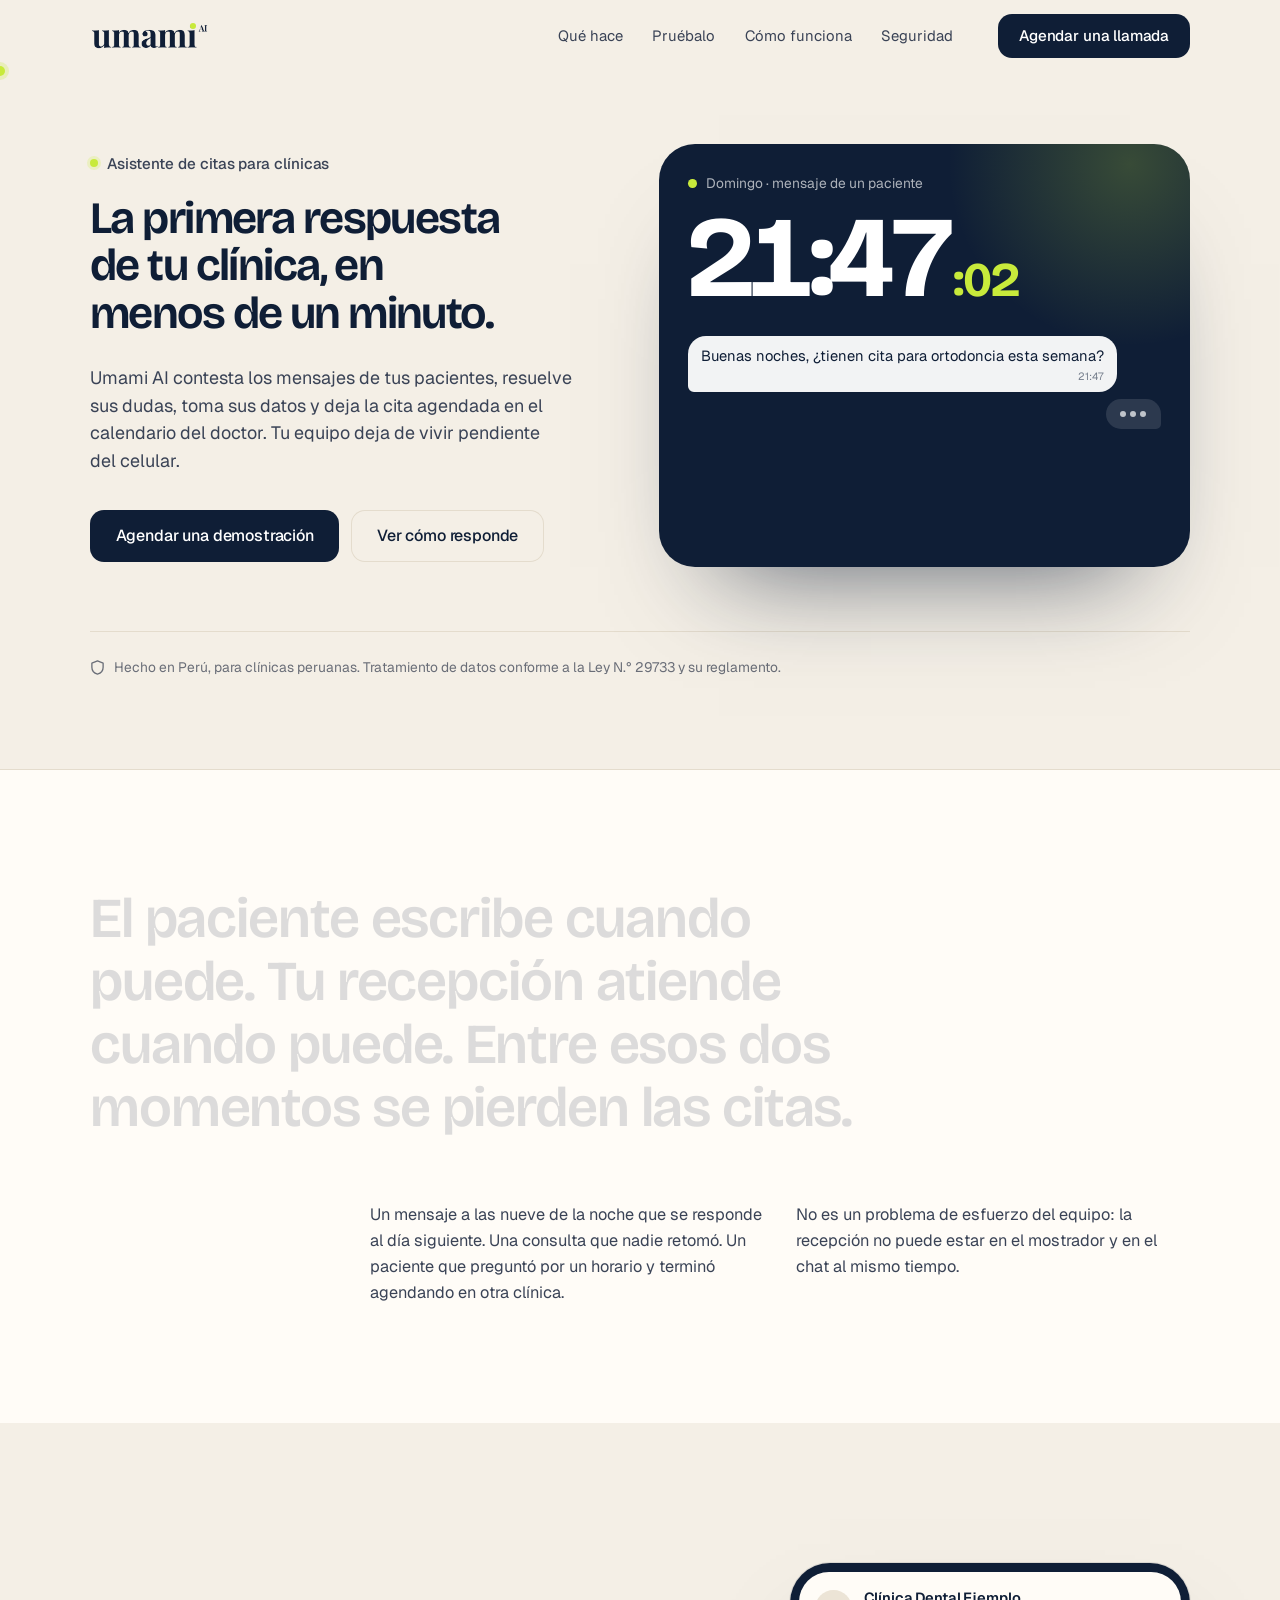
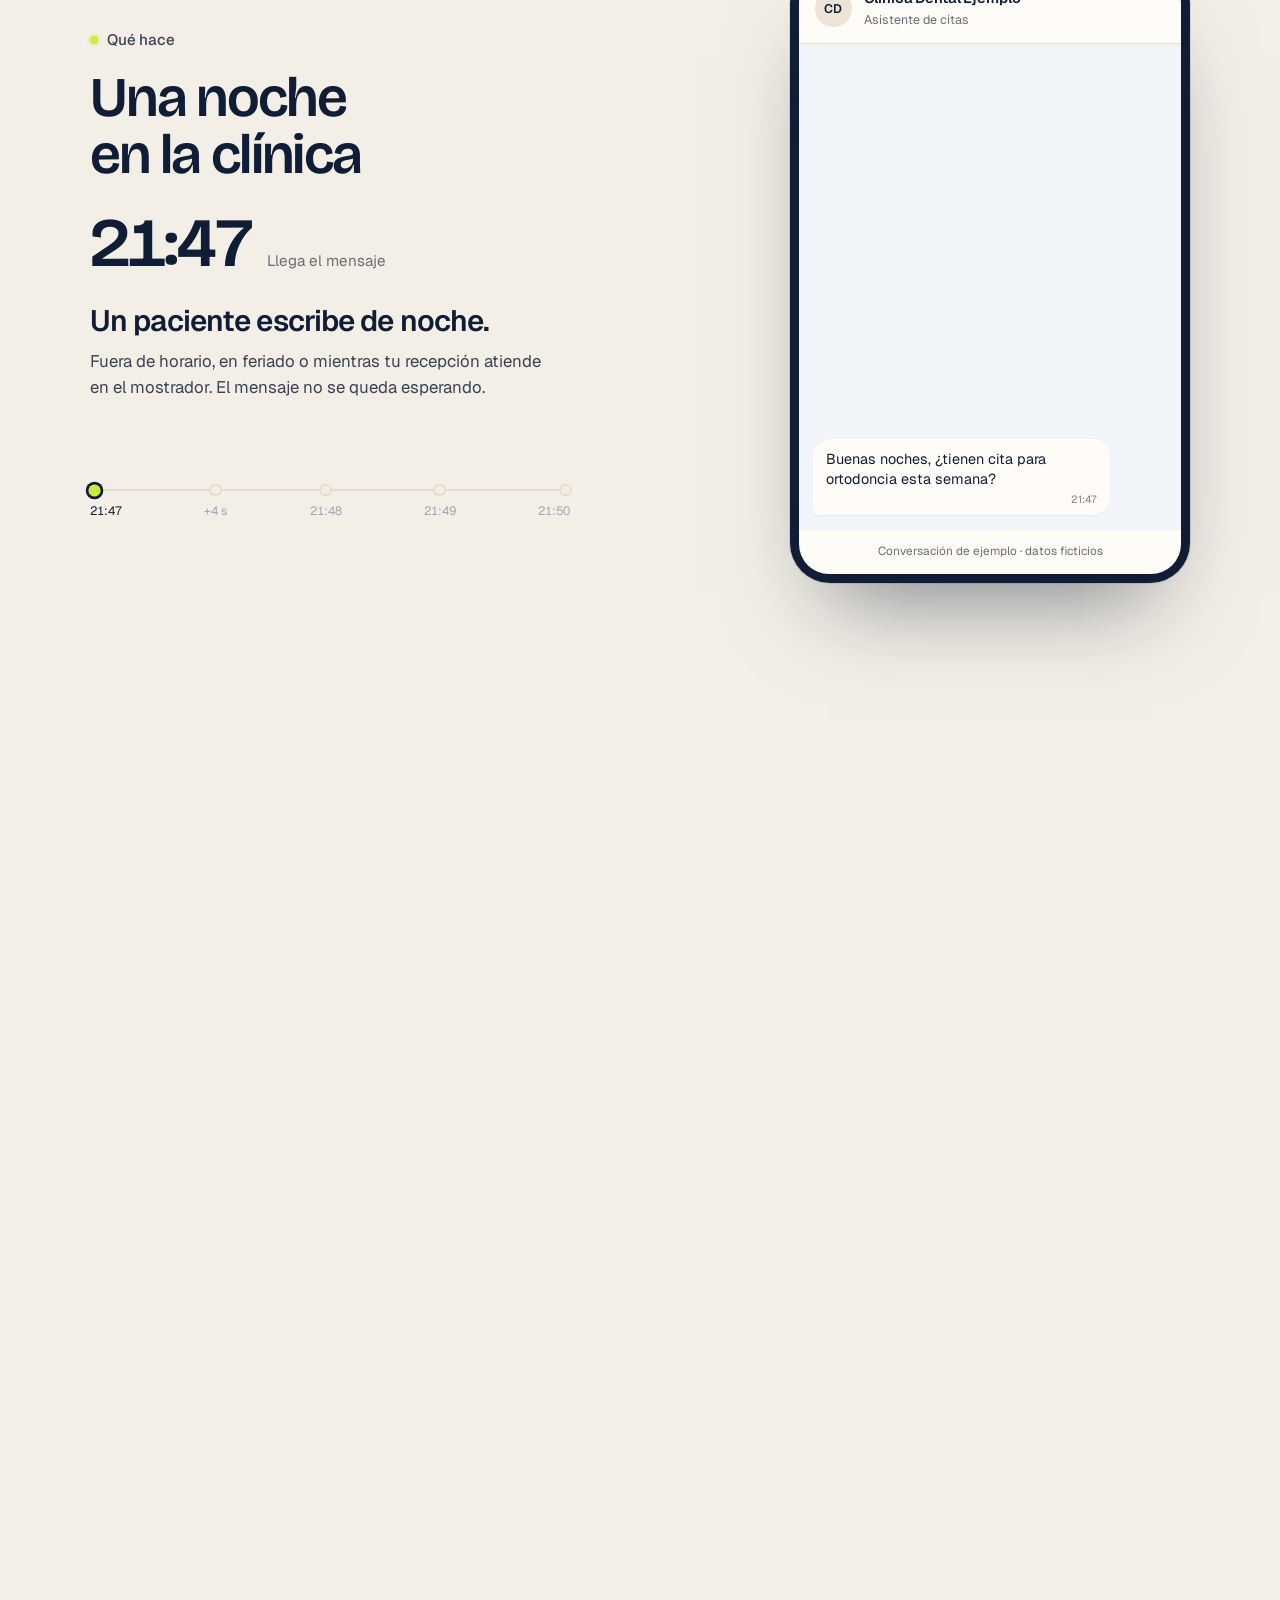
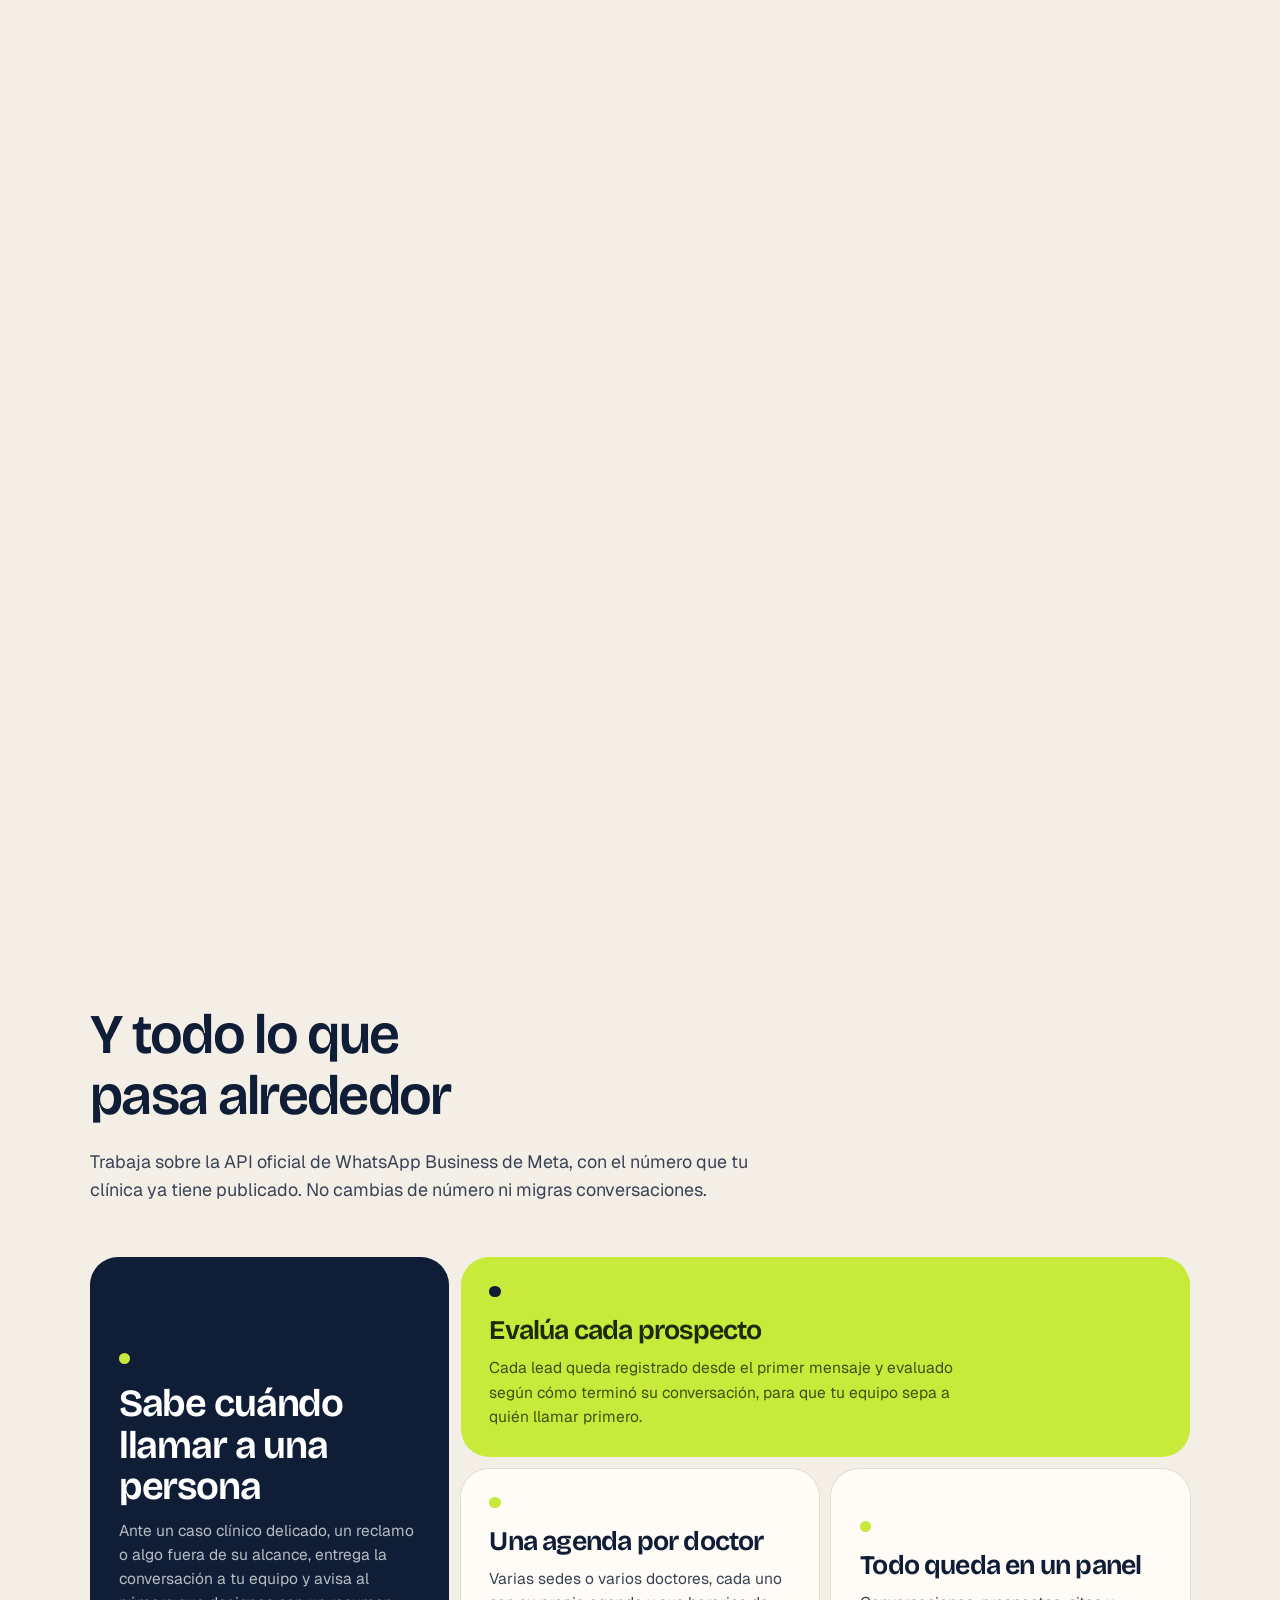
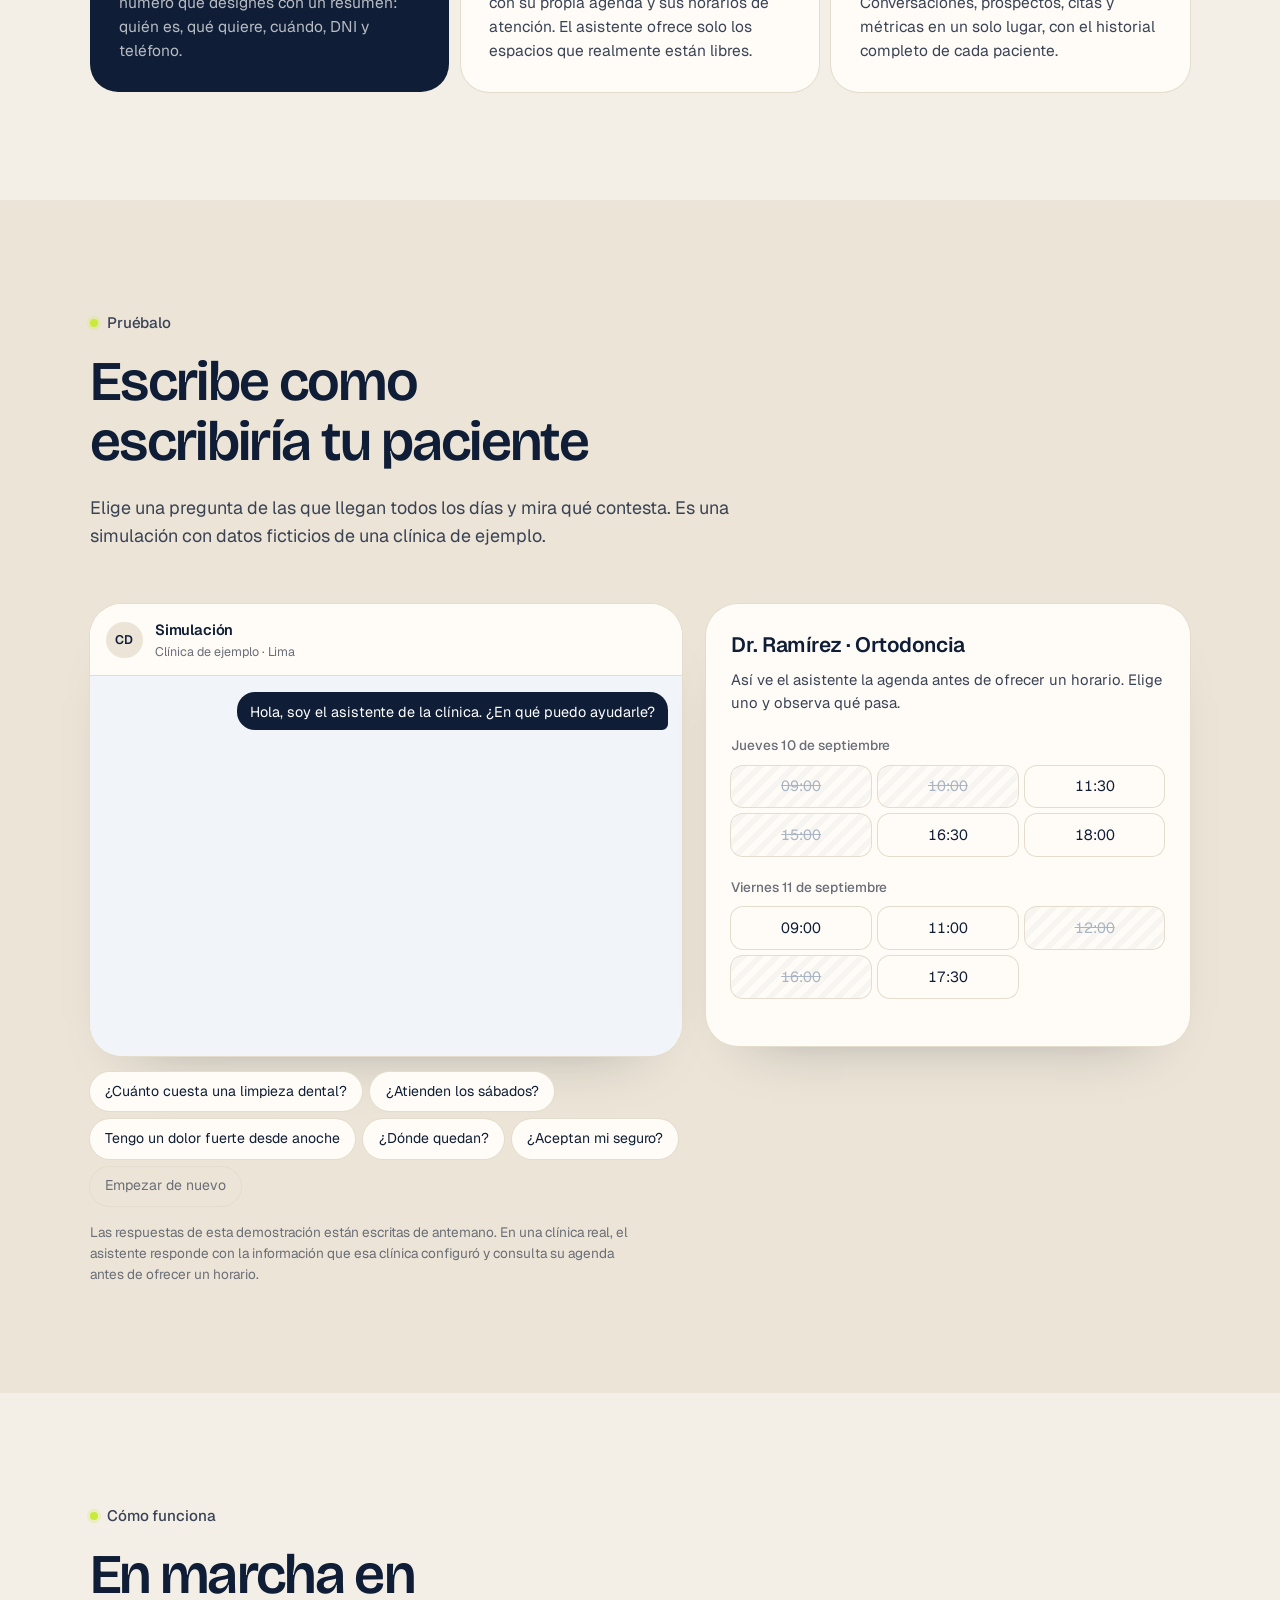
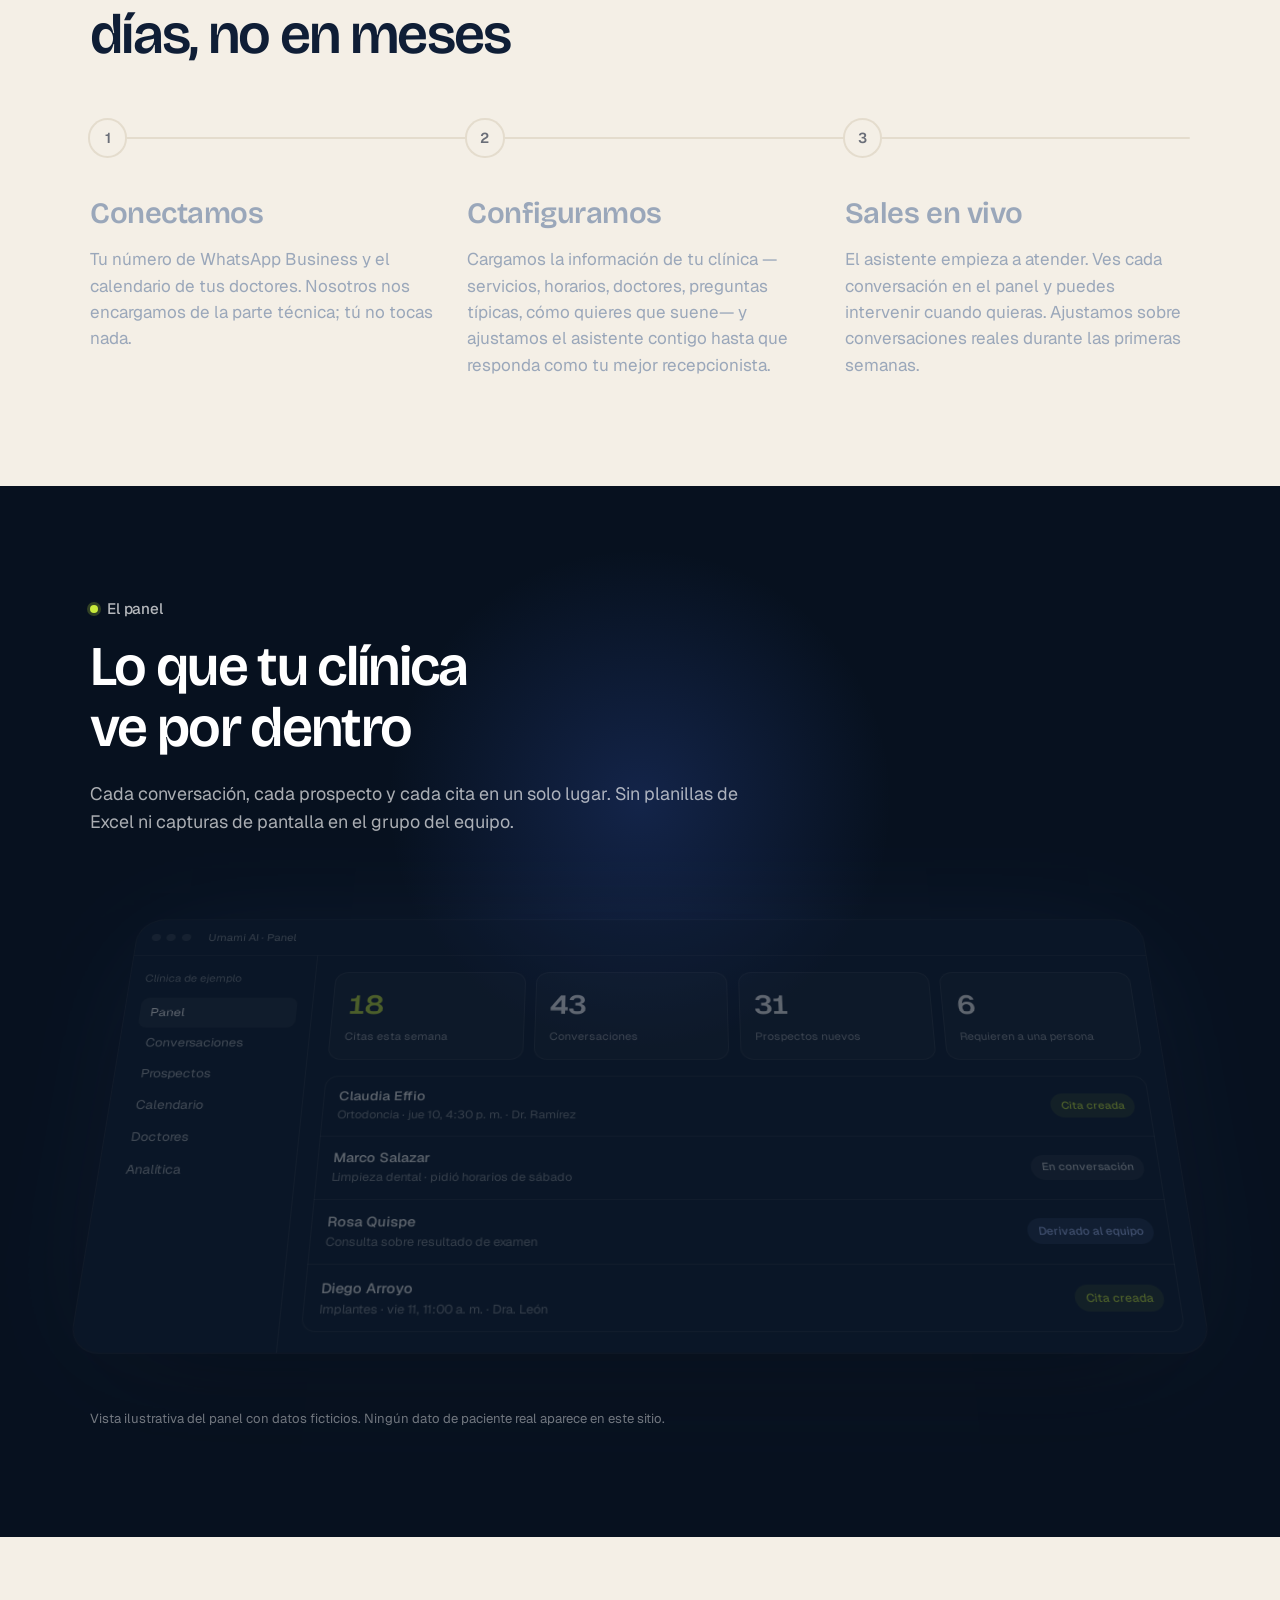
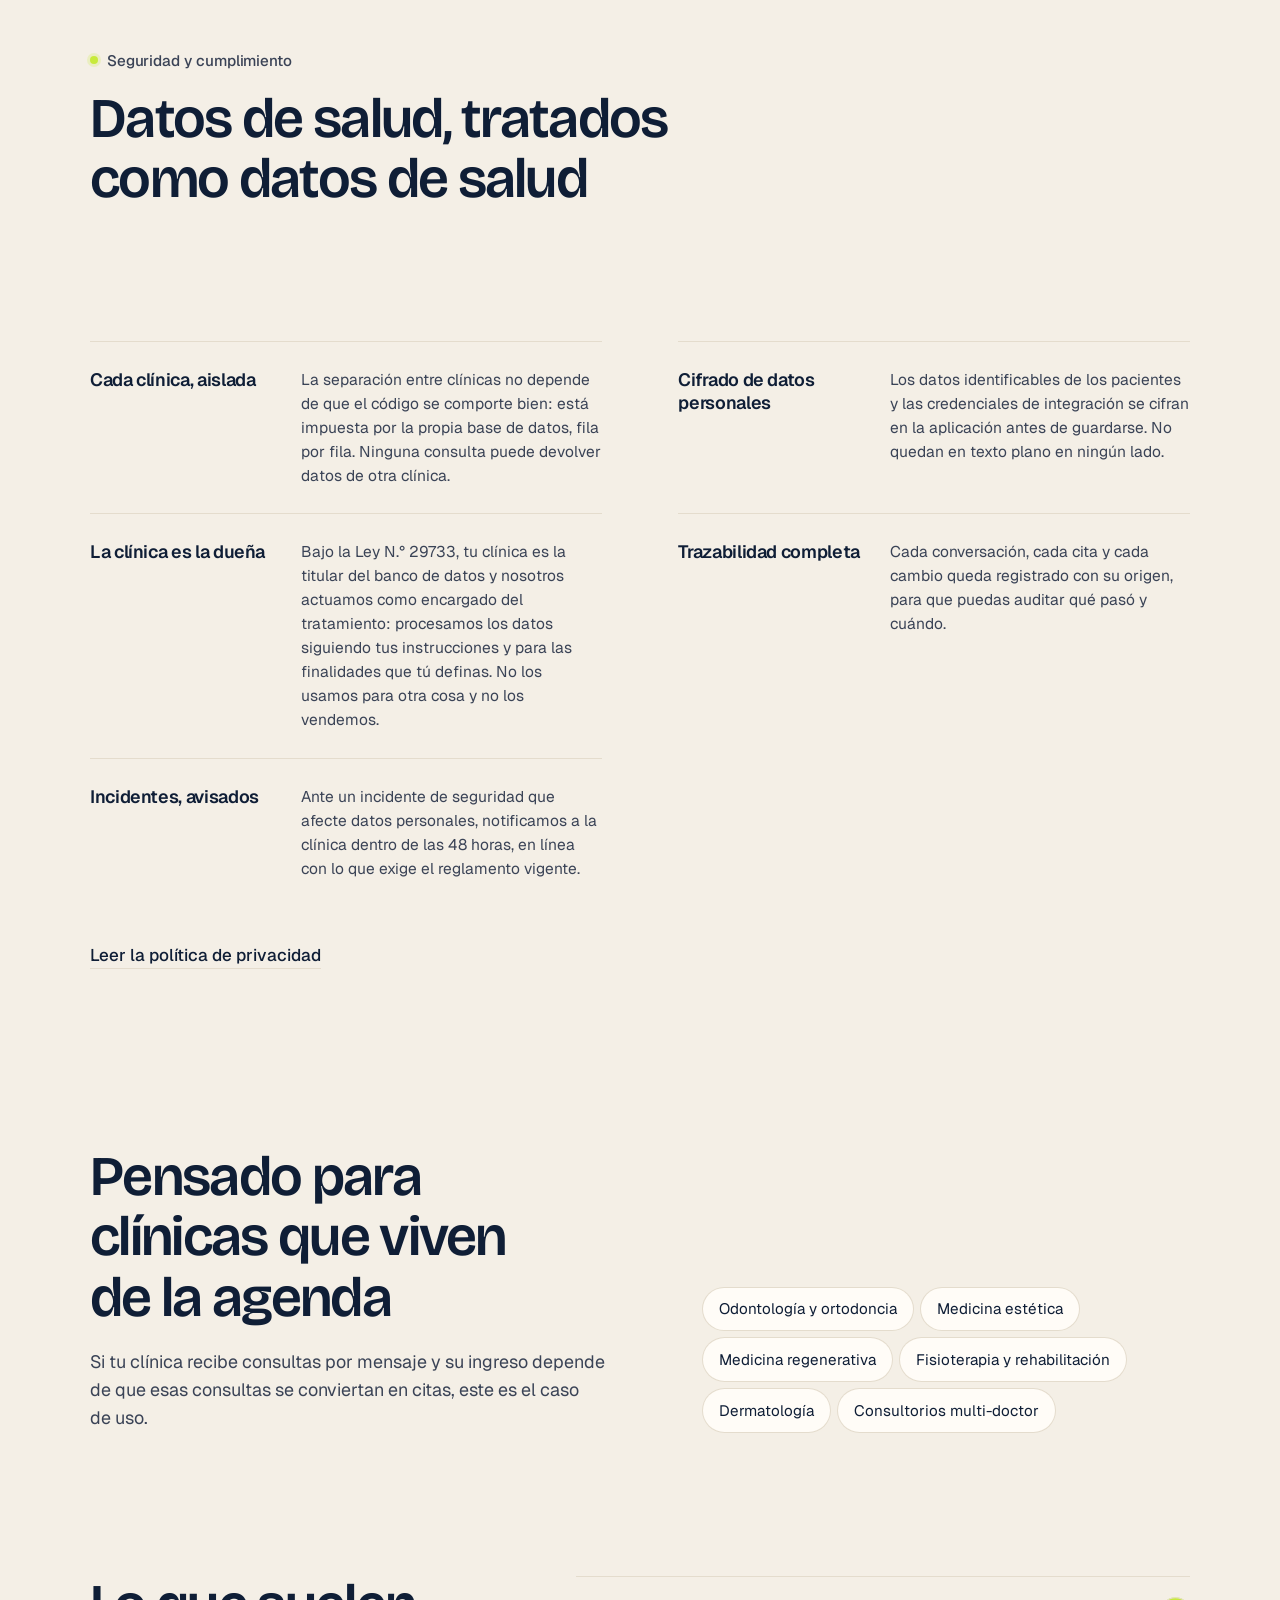
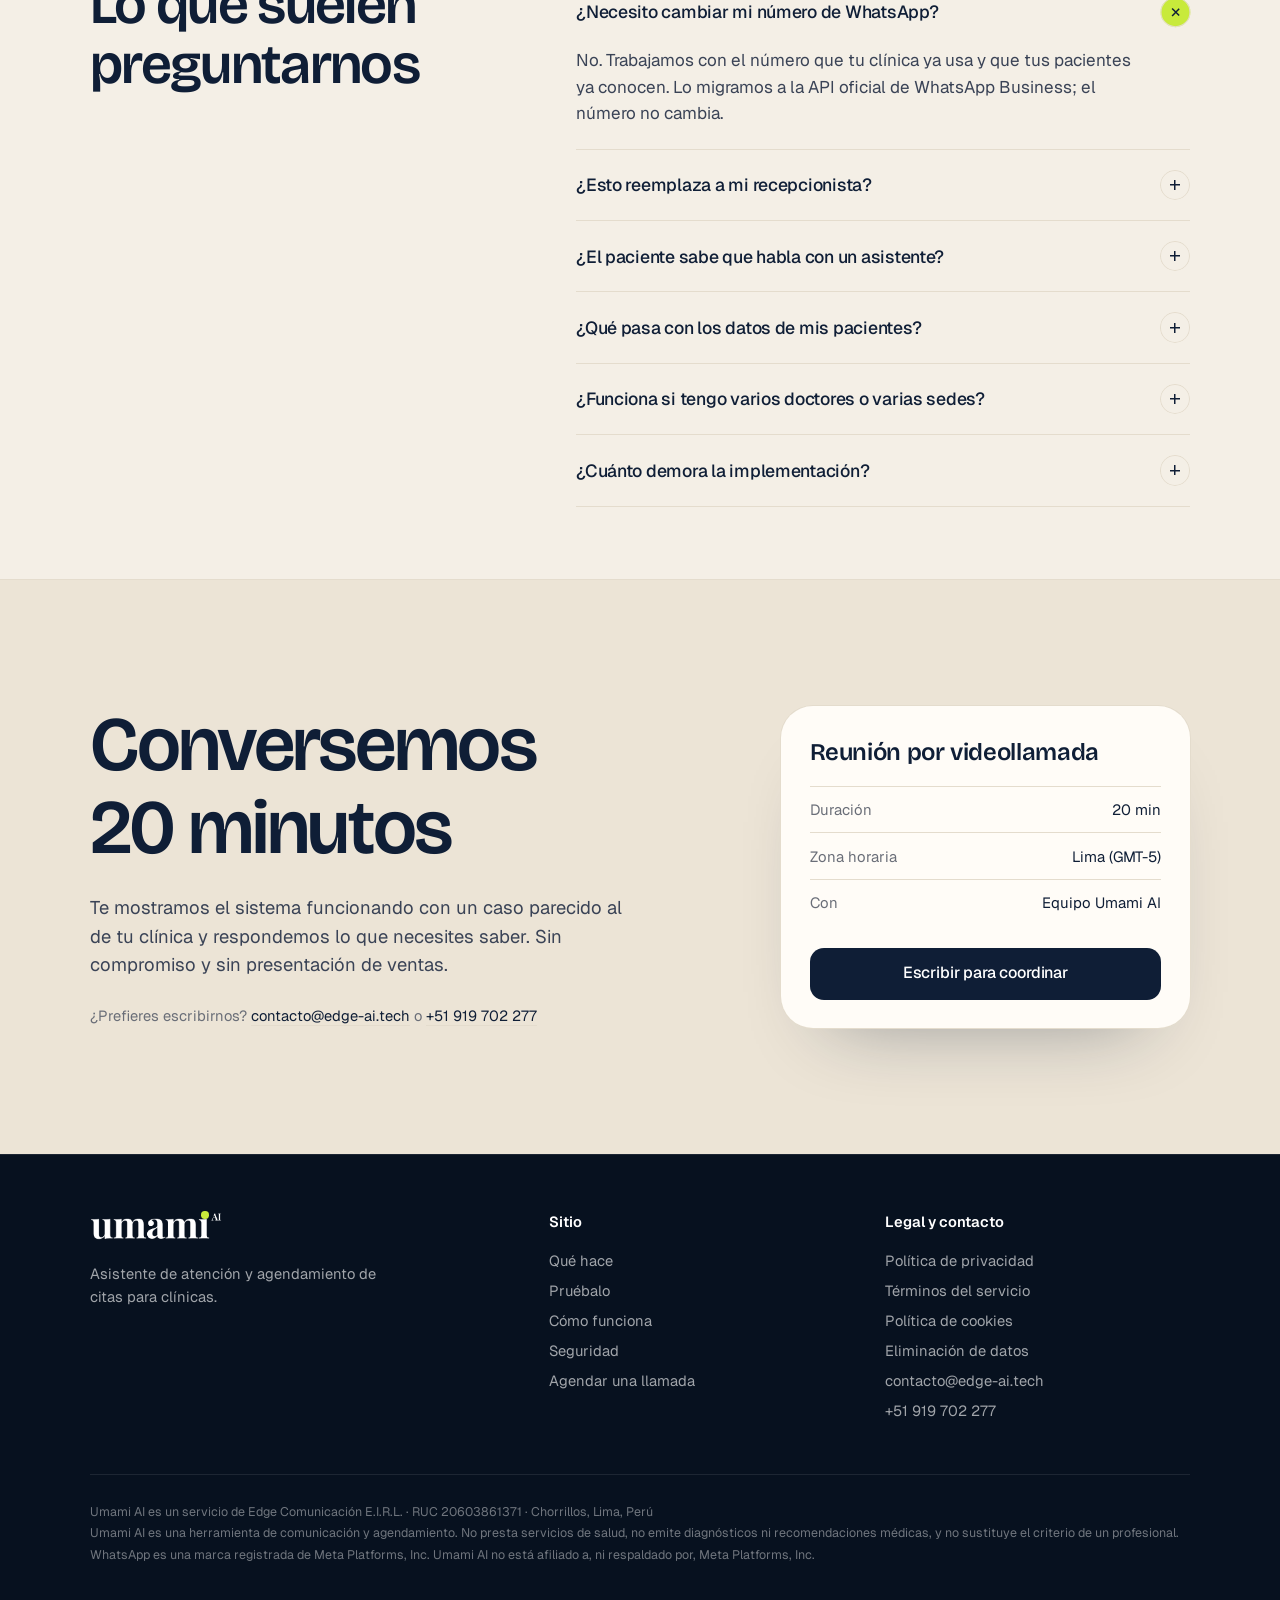
<file: index.html>
<!doctype html>
<html lang="es">
<head>
<meta charset="utf-8">
<meta name="viewport" content="width=device-width, initial-scale=1">
<title>Umami AI — Asistente de citas para clínicas</title>
<meta name="description" content="Umami AI contesta los mensajes de tus pacientes, resuelve sus dudas y agenda la cita en el calendario del doctor. Asistente de atención y agendamiento para clínicas en Perú.">
<link rel="canonical" href="https://appointflow.edge-ai.tech/">
<meta property="og:type" content="website">
<meta property="og:site_name" content="Umami AI">
<meta property="og:title" content="Umami AI — Asistente de citas para clínicas">
<meta property="og:description" content="Umami AI contesta los mensajes de tus pacientes, resuelve sus dudas y agenda la cita en el calendario del doctor. Asistente de atención y agendamiento para clínicas en Perú.">
<meta property="og:url" content="https://appointflow.edge-ai.tech/">
<meta property="og:locale" content="es_PE">
<meta name="robots" content="index, follow">
<meta name="theme-color" content="#F4EFE6">
<link rel="icon" href="/assets/brand/umami-ai-favicon.png" type="image/png">
<link rel="apple-touch-icon" href="/assets/brand/umami-ai-icon.png">
<link rel="preconnect" href="https://fonts.googleapis.com">
<link rel="preconnect" href="https://fonts.gstatic.com" crossorigin>
<link rel="stylesheet" href="https://fonts.googleapis.com/css2?family=Bricolage+Grotesque:opsz,wght@12..96,400..800&family=Geist:wght@300..700&display=swap">
<link rel="stylesheet" href="/assets/styles.css">
</head>
<body>
<a class="skip" href="#main">Saltar al contenido</a>
<header class="site-head" id="head">
  <div class="wrap head-row">
    <a class="brand" href="/" aria-label="Umami AI, inicio"><span class="wordmark" aria-hidden="true"><i></i></span></a>
    <nav class="nav-main" aria-label="Principal">
      <a href="#que-hace">Qué hace</a>
      <a href="#demo">Pruébalo</a>
      <a href="#como-funciona">Cómo funciona</a>
      <a href="#seguridad">Seguridad</a>
    </nav>
    <a class="btn btn-primary head-cta" href="#contacto">Agendar una llamada</a>
    <button class="burger" id="burger" aria-label="Abrir menú" aria-expanded="false" aria-controls="drawer"><i></i><i></i></button>
  </div>
  <div class="progress" id="progress"></div>
  <div class="progress-dot" id="progressDot" aria-hidden="true"></div>
</header>
<nav class="drawer" id="drawer" aria-label="Menú">
  <a href="#que-hace">Qué hace</a>
  <a href="#demo">Pruébalo</a>
  <a href="#como-funciona">Cómo funciona</a>
  <a href="#seguridad">Seguridad</a>
  <a href="/privacidad/">Privacidad</a>
  <a class="btn btn-primary" href="#contacto">Agendar una llamada</a>
</nav>

<main id="main">

  <!-- Portada -->
  <section class="hero" id="hero">
    <div class="cursor-dot" id="cursorDot" aria-hidden="true"></div>
    <div class="wrap hero-grid">
      <div class="hero-copy">
        <p class="kicker load l1"><span class="dot"></span>Asistente de citas para clínicas</p>
        <h1 class="hero-title">
          <span class="ln"><span class="load l2">La primera respuesta</span></span>
          <span class="ln"><span class="load l3">de tu clínica, en</span></span>
          <span class="ln"><span class="load l4">menos de un minuto.</span></span>
        </h1>
        <p class="lede load l5">Umami AI contesta los mensajes de tus pacientes, resuelve sus dudas, toma sus datos y deja la cita agendada en el calendario del doctor. Tu equipo deja de vivir pendiente del celular.</p>
        <div class="hero-actions load l6">
          <a class="btn btn-primary btn-lg magnet" href="#contacto"><span>Agendar una demostración</span></a>
          <a class="btn btn-ghost btn-lg" href="#demo">Ver cómo responde</a>
        </div>
      </div>

      <div class="hclock load n1" aria-hidden="true">
        <div class="hclock-top"><span class="live-dot"></span>Domingo · mensaje de un paciente</div>
        <div class="hclock-time"><span>21:47</span><span class="hclock-sec">:<b id="hSec">00</b></span></div>
        <div class="hclock-chat" id="hChat"></div>
        <div class="hclock-done" id="hDone"><i></i>Respondido en 4 segundos</div>
      </div>

      <p class="trust load l8">
        <svg width="15" height="15" viewBox="0 0 16 16" aria-hidden="true"><path d="M8 1l6 2.4v4.2c0 3.4-2.4 6.4-6 7.4-3.6-1-6-4-6-7.4V3.4L8 1z" fill="none" stroke="currentColor" stroke-width="1.4" stroke-linejoin="round"/></svg>
        Hecho en Perú, para clínicas peruanas. Tratamiento de datos conforme a la Ley N.° 29733 y su reglamento.
      </p>
    </div>
  </section>

  <!-- El problema: palabras que se encienden con el scroll -->
  <section class="statement">
    <div class="wrap">
      <p class="scrub" id="scrub">El paciente escribe cuando puede. Tu recepción atiende cuando puede. Entre esos dos momentos se pierden las citas.</p>
      <div class="statement-foot">
        <p>Un mensaje a las nueve de la noche que se responde al día siguiente. Una consulta que nadie retomó. Un paciente que preguntó por un horario y terminó agendando en otra clínica.</p>
        <p>No es un problema de esfuerzo del equipo: la recepción no puede estar en el mostrador y en el chat al mismo tiempo.</p>
      </div>
    </div>
  </section>

  <!-- Historia anclada: el scroll avanza la conversación -->
  <section class="story" id="que-hace" style="--steps:5">
    <div class="story-pin">
      <div class="wrap story-grid">
        <div class="story-copy">
          <p class="kicker"><span class="dot"></span>Qué hace</p>
          <h2 class="h2">Una noche en la clínica</h2>
          <div class="clock" aria-hidden="true">
            <span class="clock-time" id="clockTime"><span>21:47</span></span>
            <span class="clock-sub" id="clockSub">Llega el mensaje</span>
          </div>
          <ol class="story-steps" id="storySteps">
            <li class="on"><h3>Un paciente escribe de noche.</h3><p>Fuera de horario, en feriado o mientras tu recepción atiende en el mostrador. El mensaje no se queda esperando.</p></li>
            <li><h3>Responde en segundos.</h3><p>Con la información real de tu clínica: qué doctor atiende, qué días, qué se necesita para la cita.</p></li>
            <li><h3>Pide sus datos al inicio.</h3><p>Nombre y teléfono primero. Si el paciente deja de responder a mitad de camino, tu clínica igual tiene a quién llamar.</p></li>
            <li><h3>Ofrece solo horarios libres.</h3><p>Consulta la agenda del doctor antes de ofrecer, y la cita queda puesta durante la misma conversación.</p></li>
            <li><h3>Tu equipo lo encuentra hecho.</h3><p>Cita creada, prospecto registrado y recepción avisada con el resumen.</p></li>
          </ol>
          <div class="timeline" aria-hidden="true">
            <div class="timeline-track"><i id="timelineFill"></i></div>
            <ol class="timeline-ticks" id="storyDots"><li class="on">21:47</li><li>+4 s</li><li>21:48</li><li>21:49</li><li>21:50</li></ol>
          </div>
        </div>
        <div class="phone" aria-label="Conversación de ejemplo con datos ficticios">
          <div class="phone-head">
            <div class="avatar">CD</div>
            <div><b>Clínica Dental Ejemplo</b><span>Asistente de citas</span></div>
          </div>
          <div class="phone-stream" id="storyStream" aria-live="polite"></div>
          <div class="phone-foot">Conversación de ejemplo · datos ficticios</div>
        </div>
      </div>
    </div>
  </section>

  <!-- Acordeón: lo que pasa alrededor de la conversación -->
  <section class="sec" id="alrededor">
    <div class="wrap">
      <div class="sec-top">
        <h2 class="h2" data-split>Y todo lo que pasa alrededor</h2>
        <p class="lede" data-rev>Trabaja sobre la API oficial de WhatsApp Business de Meta, con el número que tu clínica ya tiene publicado. No cambias de número ni migras conversaciones.</p>
      </div>
      <ul class="blocks" data-rev>
        <li>
          <h3>Sabe cuándo llamar a una persona</h3>
          <p>Ante un caso clínico delicado, un reclamo o algo fuera de su alcance, entrega la conversación a tu equipo y avisa al número que designes con un resumen: quién es, qué quiere, cuándo, DNI y teléfono.</p>
        </li>
        <li>
          <h3>Evalúa cada prospecto</h3>
          <p>Cada lead queda registrado desde el primer mensaje y evaluado según cómo terminó su conversación, para que tu equipo sepa a quién llamar primero.</p>
        </li>
        <li>
          <h3>Una agenda por doctor</h3>
          <p>Varias sedes o varios doctores, cada uno con su propia agenda y sus horarios de atención. El asistente ofrece solo los espacios que realmente están libres.</p>
        </li>
        <li>
          <h3>Todo queda en un panel</h3>
          <p>Conversaciones, prospectos, citas y métricas en un solo lugar, con el historial completo de cada paciente.</p>
        </li>
      </ul>
    </div>
  </section>

  <!-- Demo interactiva -->
  <section class="sec sec-tint" id="demo">
    <div class="wrap">
      <div class="sec-top">
        <p class="kicker" data-rev><span class="dot"></span>Pruébalo</p>
        <h2 class="h2" data-split>Escribe como escribiría tu paciente</h2>
        <p class="lede" data-rev>Elige una pregunta de las que llegan todos los días y mira qué contesta. Es una simulación con datos ficticios de una clínica de ejemplo.</p>
      </div>
      <div class="demo-grid">
        <div data-rev>
          <div class="card chat">
            <div class="phone-head">
              <div class="avatar">CD</div>
              <div><b>Simulación</b><span>Clínica de ejemplo · Lima</span></div>
            </div>
            <div class="phone-stream" id="demoStream" aria-live="polite"></div>
          </div>
          <div class="chips" id="chips"></div>
          <p class="hint">Las respuestas de esta demostración están escritas de antemano. En una clínica real, el asistente responde con la información que esa clínica configuró y consulta su agenda antes de ofrecer un horario.</p>
        </div>
        <div data-rev>
          <div class="card slots-card">
            <h3>Dr. Ramírez · Ortodoncia</h3>
            <p>Así ve el asistente la agenda antes de ofrecer un horario. Elige uno y observa qué pasa.</p>
            <div class="slot-day">Jueves 10 de septiembre</div>
            <div class="slots" id="slotsA"></div>
            <div class="slot-day">Viernes 11 de septiembre</div>
            <div class="slots" id="slotsB"></div>
            <div id="booked" class="booked"></div>
          </div>
        </div>
      </div>
    </div>
  </section>

  <!-- Cómo funciona -->
  <section class="sec" id="como-funciona">
    <div class="wrap">
      <div class="sec-top">
        <p class="kicker" data-rev><span class="dot"></span>Cómo funciona</p>
        <h2 class="h2" data-split>En marcha en días, no en meses</h2>
      </div>
      <ol class="steps" id="steps">
        <li class="rail" aria-hidden="true"><i id="railFill"></i></li>
        <li class="step">
          <span class="step-n">1</span>
          <h3>Conectamos</h3>
          <p>Tu número de WhatsApp Business y el calendario de tus doctores. Nosotros nos encargamos de la parte técnica; tú no tocas nada.</p>
        </li>
        <li class="step">
          <span class="step-n">2</span>
          <h3>Configuramos</h3>
          <p>Cargamos la información de tu clínica —servicios, horarios, doctores, preguntas típicas, cómo quieres que suene— y ajustamos el asistente contigo hasta que responda como tu mejor recepcionista.</p>
        </li>
        <li class="step">
          <span class="step-n">3</span>
          <h3>Sales en vivo</h3>
          <p>El asistente empieza a atender. Ves cada conversación en el panel y puedes intervenir cuando quieras. Ajustamos sobre conversaciones reales durante las primeras semanas.</p>
        </li>
      </ol>
    </div>
  </section>

  <!-- Panel -->
  <section class="sec dark" id="panel" data-theme="dark">
    <div class="spot" id="spot" aria-hidden="true"></div>
    <div class="wrap">
      <div class="sec-top">
        <p class="kicker" data-rev><span class="dot"></span>El panel</p>
        <h2 class="h2" data-split>Lo que tu clínica ve por dentro</h2>
        <p class="lede" data-rev>Cada conversación, cada prospecto y cada cita en un solo lugar. Sin planillas de Excel ni capturas de pantalla en el grupo del equipo.</p>
      </div>
      <div class="app-stage" id="appStage">
        <div class="app" id="app">
          <div class="app-bar"><i></i><i></i><i></i><span>Umami AI · Panel</span></div>
          <div class="app-body">
            <div class="app-side">
              <p>Clínica de ejemplo</p>
              <ul>
                <li class="act">Panel</li>
                <li>Conversaciones</li>
                <li>Prospectos</li>
                <li>Calendario</li>
                <li>Doctores</li>
                <li>Analítica</li>
              </ul>
            </div>
            <div class="app-main">
              <div class="kpis">
                <div class="kpi"><b data-count="18">18</b><span>Citas esta semana</span></div>
                <div class="kpi"><b data-count="43">43</b><span>Conversaciones</span></div>
                <div class="kpi"><b data-count="31">31</b><span>Prospectos nuevos</span></div>
                <div class="kpi"><b data-count="6">6</b><span>Requieren a una persona</span></div>
              </div>
              <div class="rows">
                <div class="row"><div><span class="who">Claudia Effio</span><span class="what">Ortodoncia · jue 10, 4:30 p. m. · Dr. Ramírez</span></div><span class="pill b">Cita creada</span></div>
                <div class="row"><div><span class="who">Marco Salazar</span><span class="what">Limpieza dental · pidió horarios de sábado</span></div><span class="pill n">En conversación</span></div>
                <div class="row"><div><span class="who">Rosa Quispe</span><span class="what">Consulta sobre resultado de examen</span></div><span class="pill g">Derivado al equipo</span></div>
                <div class="row"><div><span class="who">Diego Arroyo</span><span class="what">Implantes · vie 11, 11:00 a. m. · Dra. León</span></div><span class="pill b">Cita creada</span></div>
              </div>
            </div>
          </div>
        </div>
      </div>
      <p class="figcap" data-rev>Vista ilustrativa del panel con datos ficticios. Ningún dato de paciente real aparece en este sitio.</p>
    </div>
  </section>

  <!-- Seguridad -->
  <section class="sec" id="seguridad">
    <div class="wrap">
      <div class="sec-top">
        <p class="kicker" data-rev><span class="dot"></span>Seguridad y cumplimiento</p>
        <h2 class="h2" data-split>Datos de salud, tratados como datos de salud</h2>
        <p class="lede" data-rev>La información de tus pacientes es un dato sensible bajo la ley peruana. Diseñamos el sistema partiendo de ahí, no lo adaptamos después.</p>
      </div>
      <ul class="secure" data-rev>
        <li>
          <h3>Cada clínica, aislada</h3>
          <p>La separación entre clínicas no depende de que el código se comporte bien: está impuesta por la propia base de datos, fila por fila. Ninguna consulta puede devolver datos de otra clínica.</p>
        </li>
        <li>
          <h3>Cifrado de datos personales</h3>
          <p>Los datos identificables de los pacientes y las credenciales de integración se cifran en la aplicación antes de guardarse. No quedan en texto plano en ningún lado.</p>
        </li>
        <li>
          <h3>La clínica es la dueña</h3>
          <p>Bajo la Ley N.° 29733, tu clínica es la titular del banco de datos y nosotros actuamos como encargado del tratamiento: procesamos los datos siguiendo tus instrucciones y para las finalidades que tú definas. No los usamos para otra cosa y no los vendemos.</p>
        </li>
        <li>
          <h3>Trazabilidad completa</h3>
          <p>Cada conversación, cada cita y cada cambio queda registrado con su origen, para que puedas auditar qué pasó y cuándo.</p>
        </li>
        <li>
          <h3>Incidentes, avisados</h3>
          <p>Ante un incidente de seguridad que afecte datos personales, notificamos a la clínica dentro de las 48 horas, en línea con lo que exige el reglamento vigente.</p>
        </li>
      </ul>
      <p class="sec-link" data-rev><a class="link" href="/privacidad/">Leer la política de privacidad</a></p>
    </div>
  </section>

  <!-- Para quién -->
  <section class="sec sec-tight">
    <div class="wrap">
      <div class="who-grid">
        <div>
          <h2 class="h2" data-split>Pensado para clínicas que viven de la agenda</h2>
          <p class="lede" data-rev>Si tu clínica recibe consultas por mensaje y su ingreso depende de que esas consultas se conviertan en citas, este es el caso de uso.</p>
        </div>
        <ul class="tags" data-rev>
          <li>Odontología y ortodoncia</li>
          <li>Medicina estética</li>
          <li>Medicina regenerativa</li>
          <li>Fisioterapia y rehabilitación</li>
          <li>Dermatología</li>
          <li>Consultorios multi-doctor</li>
        </ul>
      </div>
    </div>
  </section>

  <!-- Preguntas frecuentes -->
  <section class="sec sec-tight">
    <div class="wrap faq-wrap">
      <h2 class="h2" data-split>Lo que suelen preguntarnos</h2>
      <div class="faq" id="faq" data-rev>
        <details open>
          <summary>¿Necesito cambiar mi número de WhatsApp?</summary>
          <div class="ans"><p>No. Trabajamos con el número que tu clínica ya usa y que tus pacientes ya conocen. Lo migramos a la API oficial de WhatsApp Business; el número no cambia.</p></div>
        </details>
        <details>
          <summary>¿Esto reemplaza a mi recepcionista?</summary>
          <div class="ans"><p>No, le quita el trabajo repetitivo. El asistente responde las consultas de siempre y agenda; tu equipo se queda con los casos que de verdad necesitan una persona, y llega a ellos con la información ya recogida.</p></div>
        </details>
        <details>
          <summary>¿El paciente sabe que habla con un asistente?</summary>
          <div class="ans"><p>Sí. El asistente se identifica como tal y siempre ofrece pasar la conversación a una persona. Es una decisión de diseño: la confianza del paciente es el activo de la clínica.</p></div>
        </details>
        <details>
          <summary>¿Qué pasa con los datos de mis pacientes?</summary>
          <div class="ans"><p>Siguen siendo de tu clínica. Nosotros los procesamos por encargo tuyo, cifrados y aislados del resto de clientes, y te los devolvemos o eliminamos cuando termine la relación. El detalle está en la <a href="/privacidad/">política de privacidad</a>.</p></div>
        </details>
        <details>
          <summary>¿Funciona si tengo varios doctores o varias sedes?</summary>
          <div class="ans"><p>Sí. Cada doctor tiene su propia agenda y sus propios horarios de atención, y el asistente ofrece solo los espacios que realmente están libres.</p></div>
        </details>
        <details>
          <summary>¿Cuánto demora la implementación?</summary>
          <div class="ans"><p>Depende de la verificación del número ante Meta, que es el paso más lento y no está en nuestras manos. De nuestro lado, la configuración del asistente y de las agendas toma días. Lo conversamos con tu caso concreto en la llamada.</p></div>
        </details>
      </div>
    </div>
  </section>

  <!-- Contacto -->
  <section class="cta-sec" id="contacto">
    <div class="wrap cta-grid">
      <div>
        <h2 class="h2 cta-title" data-split>Conversemos 20 minutos</h2>
        <p class="cta-lede" data-rev>Te mostramos el sistema funcionando con un caso parecido al de tu clínica y respondemos lo que necesites saber. Sin compromiso y sin presentación de ventas.</p>
        <p class="cta-alt" data-rev>¿Prefieres escribirnos? <a href="mailto:contacto@edge-ai.tech">contacto@edge-ai.tech</a> o <a href="tel:+51919702277">+51 919 702 277</a></p>
      </div>
      <div class="cta-card" data-rev>
        <b>Reunión por videollamada</b>
        <div class="line"><span>Duración</span><span>20 min</span></div>
        <div class="line"><span>Zona horaria</span><span>Lima (GMT-5)</span></div>
        <div class="line"><span>Con</span><span>Equipo Umami AI</span></div>
        <a class="btn btn-primary btn-lg magnet" href="mailto:contacto@edge-ai.tech?subject=Quiero%20agendar%20una%20demostraci%C3%B3n%20de%20Umami%20AI"><span>Escribir para coordinar</span></a>
      </div>
    </div>
  </section>

</main>
<footer class="site-foot" data-theme="dark">
  <div class="wrap">
    <div class="foot-grid">
      <div>
        <span class="wordmark wordmark-light" role="img" aria-label="Umami AI"><i></i></span>
        <p class="foot-tag">Asistente de atención y agendamiento de citas para clínicas.</p>
      </div>
      <div>
        <h4>Sitio</h4>
        <ul>
          <li><a href="#que-hace">Qué hace</a></li>
          <li><a href="#demo">Pruébalo</a></li>
          <li><a href="#como-funciona">Cómo funciona</a></li>
          <li><a href="#seguridad">Seguridad</a></li>
          <li><a href="#contacto">Agendar una llamada</a></li>
        </ul>
      </div>
      <div>
        <h4>Legal y contacto</h4>
        <ul>
          <li><a href="/privacidad/">Política de privacidad</a></li>
          <li><a href="/terminos/">Términos del servicio</a></li>
          <li><a href="/cookies/">Política de cookies</a></li>
          <li><a href="/eliminacion-de-datos/">Eliminación de datos</a></li>
          <li><a href="mailto:contacto@edge-ai.tech">contacto@edge-ai.tech</a></li>
          <li><a href="tel:+51919702277">+51 919 702 277</a></li>
        </ul>
      </div>
    </div>
    <div class="legalese">
      Umami AI es un servicio de Edge Comunicación E.I.R.L. · RUC 20603861371 · Chorrillos, Lima, Perú<br>
      Umami AI es una herramienta de comunicación y agendamiento. No presta servicios de salud, no emite diagnósticos ni recomendaciones médicas, y no sustituye el criterio de un profesional.<br>
      WhatsApp es una marca registrada de Meta Platforms, Inc. Umami AI no está afiliado a, ni respaldado por, Meta Platforms, Inc.
    </div>
  </div>
</footer>
<script src="/assets/app.js" defer></script>
</body>
</html>
</file>
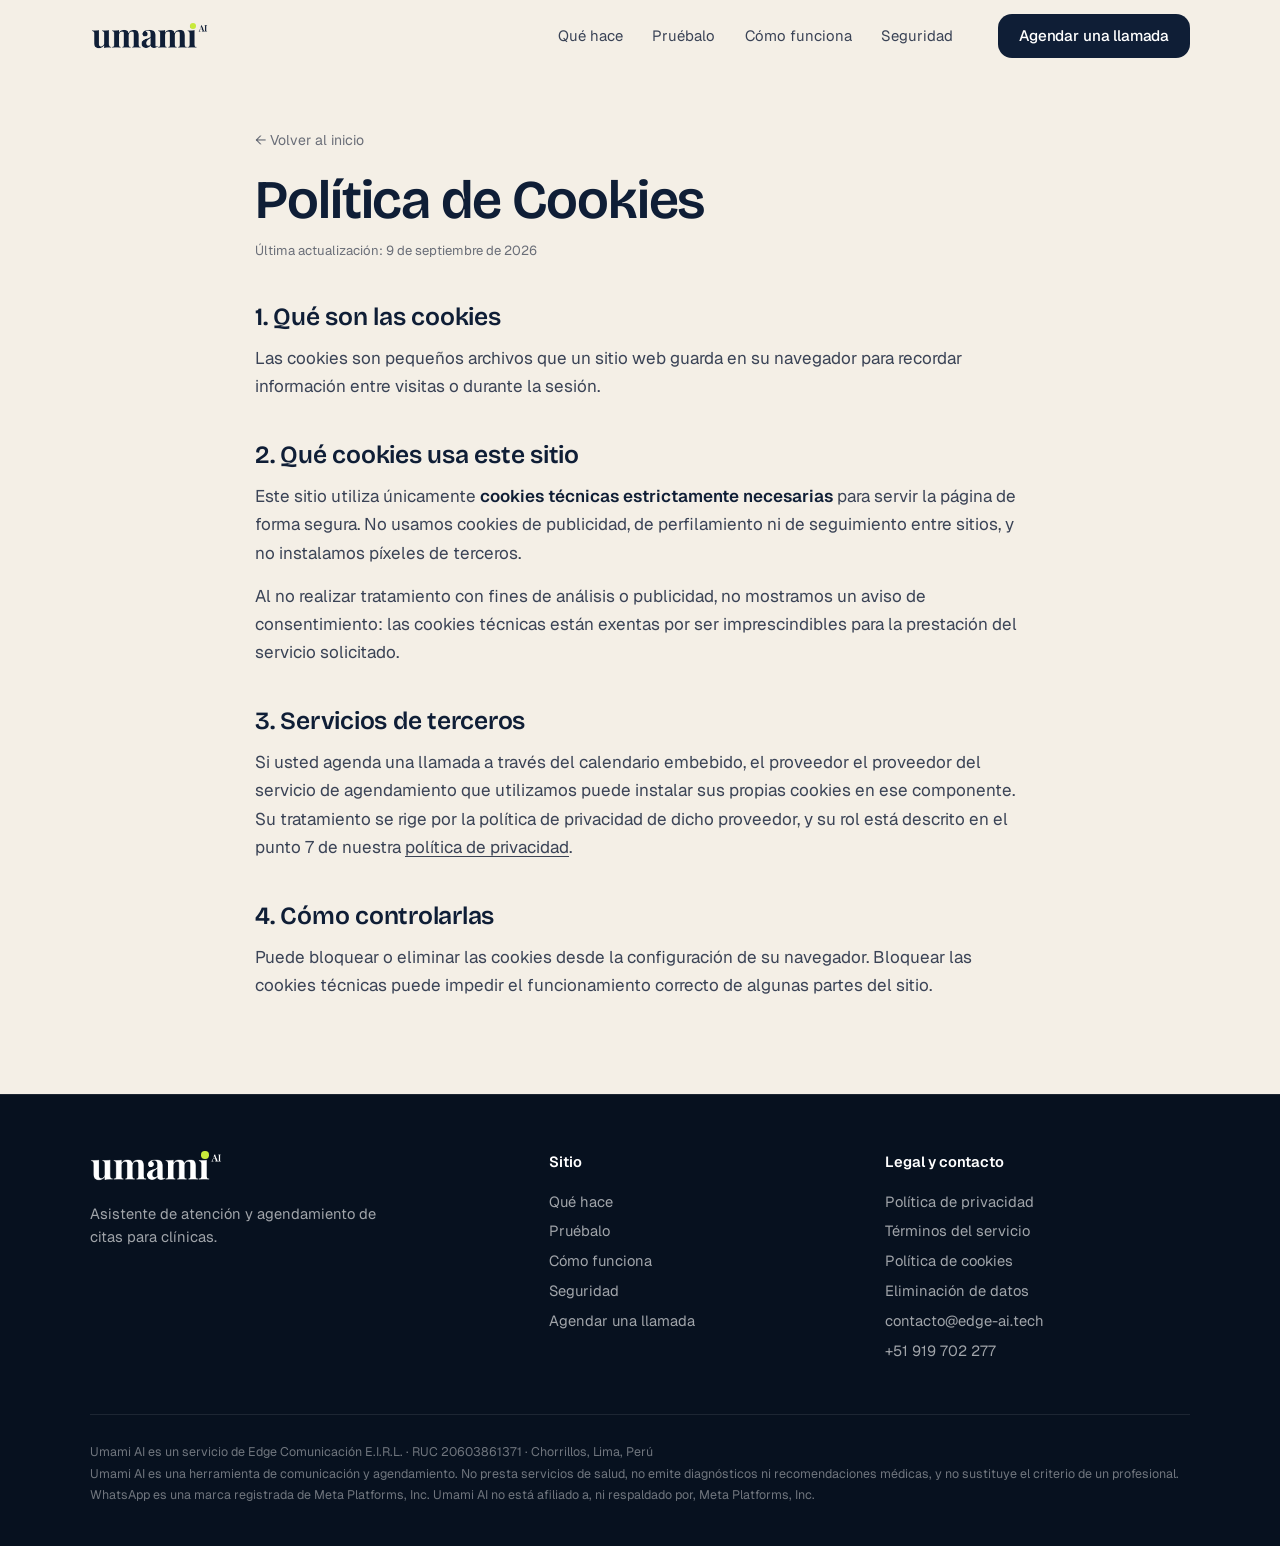
<file: cookies/index.html>
<!doctype html>
<html lang="es">
<head>
<meta charset="utf-8">
<meta name="viewport" content="width=device-width, initial-scale=1">
<title>Política de Cookies — AppointFlow</title>
<meta name="description" content="Política de cookies de AppointFlow. Este sitio usa únicamente cookies técnicas estrictamente necesarias.">
<link rel="canonical" href="https://appointflow.edge-ai.tech/cookies/">
<meta property="og:type" content="website">
<meta property="og:site_name" content="AppointFlow">
<meta property="og:title" content="Política de Cookies — AppointFlow">
<meta property="og:description" content="Política de cookies de AppointFlow. Este sitio usa únicamente cookies técnicas estrictamente necesarias.">
<meta property="og:url" content="https://appointflow.edge-ai.tech/cookies/">
<meta property="og:locale" content="es_PE">
<meta name="robots" content="index, follow">
<link rel="icon" href="/assets/brand/umami-ai-favicon.png" type="image/png">
<link rel="apple-touch-icon" href="/assets/brand/umami-ai-icon.png">
<link rel="preconnect" href="https://fonts.googleapis.com">
<link rel="preconnect" href="https://fonts.gstatic.com" crossorigin>
<link rel="stylesheet" href="https://fonts.googleapis.com/css2?family=Bricolage+Grotesque:opsz,wght@12..96,400..800&family=Geist:wght@300..700&display=swap">
<link rel="stylesheet" href="/assets/styles.css">
</head>
<body>
<a class="skip" href="#main">Saltar al contenido</a>
<header class="site-head" id="head">
  <div class="wrap head-row">
    <a class="brand" href="/" aria-label="Umami AI, inicio"><span class="wordmark" aria-hidden="true"><i></i></span></a>
    <nav class="nav-main" aria-label="Principal">
      <a href="/#que-hace">Qué hace</a>
      <a href="/#demo">Pruébalo</a>
      <a href="/#como-funciona">Cómo funciona</a>
      <a href="/#seguridad">Seguridad</a>
    </nav>
    <a class="btn btn-primary head-cta" href="/#contacto">Agendar una llamada</a>
    <button class="burger" id="burger" aria-label="Abrir menú" aria-expanded="false" aria-controls="drawer"><i></i><i></i></button>
  </div>
  <div class="progress" id="progress"></div>
</header>
<nav class="drawer" id="drawer" aria-label="Menú">
  <a href="/#que-hace">Qué hace</a>
  <a href="/#demo">Pruébalo</a>
  <a href="/#como-funciona">Cómo funciona</a>
  <a href="/#seguridad">Seguridad</a>
  <a href="/privacidad/">Privacidad</a>
  <a class="btn btn-primary" href="/#contacto">Agendar una llamada</a>
</nav>
<main id="main" class="wrap legal">
    <a class="back" href="/">← Volver al inicio</a>
    <h1>Política de Cookies</h1>
    <span class="updated">Última actualización: 9 de septiembre de 2026</span>

    

    <h2>1. Qué son las cookies</h2>
    <p>Las cookies son pequeños archivos que un sitio web guarda en su navegador para recordar información entre visitas o durante la sesión.</p>

    <h2>2. Qué cookies usa este sitio</h2>
    <p>Este sitio utiliza únicamente <strong>cookies técnicas estrictamente necesarias</strong> para servir la página de forma segura. No usamos cookies de publicidad, de perfilamiento ni de seguimiento entre sitios, y no instalamos píxeles de terceros.</p>
    <p>Al no realizar tratamiento con fines de análisis o publicidad, no mostramos un aviso de consentimiento: las cookies técnicas están exentas por ser imprescindibles para la prestación del servicio solicitado.</p>

    <h2>3. Servicios de terceros</h2>
    <p>Si usted agenda una llamada a través del calendario embebido, el proveedor el proveedor del servicio de agendamiento que utilizamos puede instalar sus propias cookies en ese componente. Su tratamiento se rige por la política de privacidad de dicho proveedor, y su rol está descrito en el punto 7 de nuestra <a href="/privacidad/" style="text-decoration:underline">política de privacidad</a>.</p>

    <h2>4. Cómo controlarlas</h2>
    <p>Puede bloquear o eliminar las cookies desde la configuración de su navegador. Bloquear las cookies técnicas puede impedir el funcionamiento correcto de algunas partes del sitio.</p>
  </main>
<footer class="site-foot" data-theme="dark">
  <div class="wrap">
    <div class="foot-grid">
      <div>
        <span class="wordmark wordmark-light" role="img" aria-label="Umami AI"><i></i></span>
        <p class="foot-tag">Asistente de atención y agendamiento de citas para clínicas.</p>
      </div>
      <div>
        <h4>Sitio</h4>
        <ul>
          <li><a href="/#que-hace">Qué hace</a></li>
          <li><a href="/#demo">Pruébalo</a></li>
          <li><a href="/#como-funciona">Cómo funciona</a></li>
          <li><a href="/#seguridad">Seguridad</a></li>
          <li><a href="/#contacto">Agendar una llamada</a></li>
        </ul>
      </div>
      <div>
        <h4>Legal y contacto</h4>
        <ul>
          <li><a href="/privacidad/">Política de privacidad</a></li>
          <li><a href="/terminos/">Términos del servicio</a></li>
          <li><a href="/cookies/">Política de cookies</a></li>
          <li><a href="/eliminacion-de-datos/">Eliminación de datos</a></li>
          <li><a href="mailto:contacto@edge-ai.tech">contacto@edge-ai.tech</a></li>
          <li><a href="tel:+51919702277">+51 919 702 277</a></li>
        </ul>
      </div>
    </div>
    <div class="legalese">
      Umami AI es un servicio de Edge Comunicación E.I.R.L. · RUC 20603861371 · Chorrillos, Lima, Perú<br>
      Umami AI es una herramienta de comunicación y agendamiento. No presta servicios de salud, no emite diagnósticos ni recomendaciones médicas, y no sustituye el criterio de un profesional.<br>
      WhatsApp es una marca registrada de Meta Platforms, Inc. Umami AI no está afiliado a, ni respaldado por, Meta Platforms, Inc.
    </div>
  </div>
</footer>
<script src="/assets/app.js" defer></script>
</body>
</html>
</file>
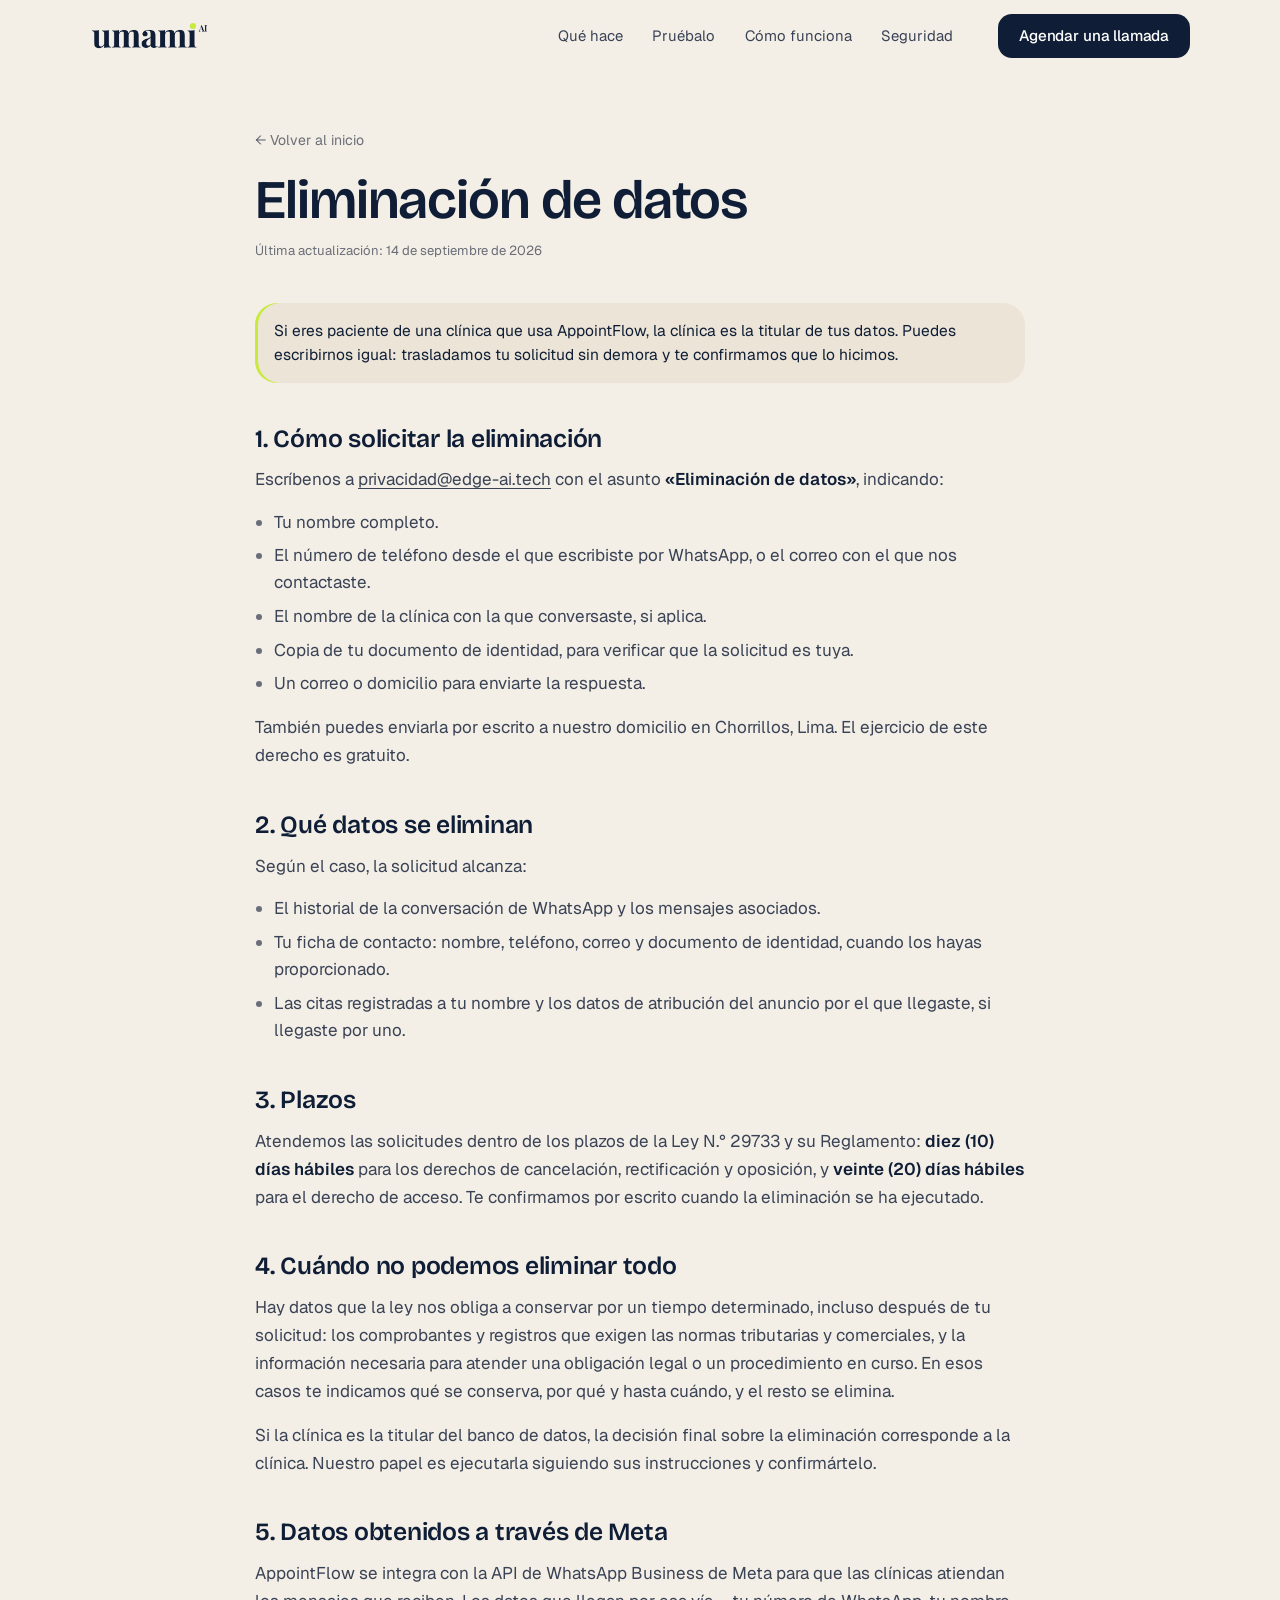
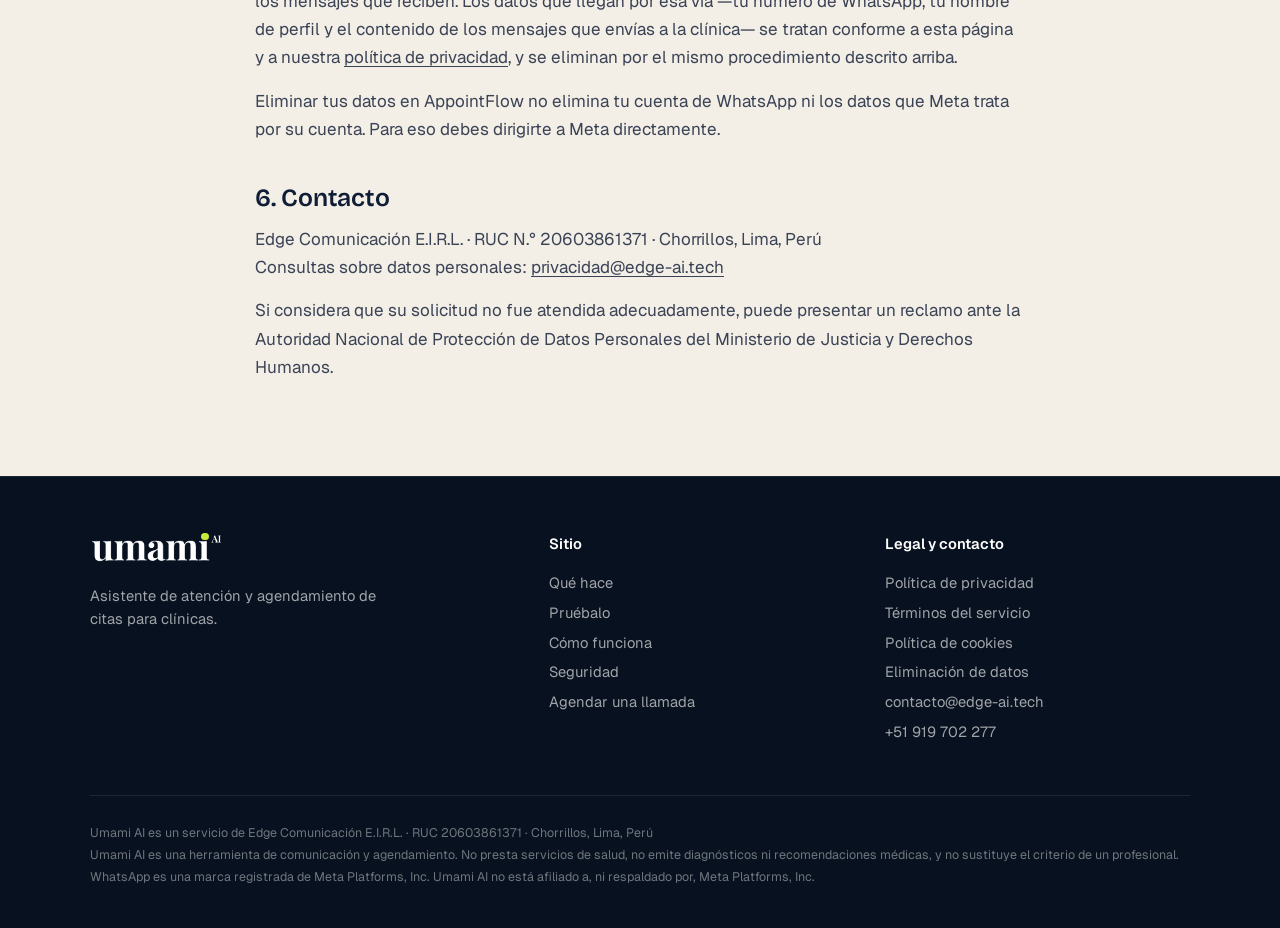
<file: eliminacion-de-datos/index.html>
<!doctype html>
<html lang="es">
<head>
<meta charset="utf-8">
<meta name="viewport" content="width=device-width, initial-scale=1">
<title>Eliminación de datos — AppointFlow</title>
<meta name="description" content="Cómo solicitar la eliminación de tus datos personales tratados por AppointFlow (Edge Comunicación E.I.R.L.).">
<link rel="canonical" href="https://appointflow.edge-ai.tech/eliminacion-de-datos/">
<meta property="og:type" content="website">
<meta property="og:site_name" content="AppointFlow">
<meta property="og:title" content="Eliminación de datos — AppointFlow">
<meta property="og:description" content="Cómo solicitar la eliminación de tus datos personales tratados por AppointFlow (Edge Comunicación E.I.R.L.).">
<meta property="og:url" content="https://appointflow.edge-ai.tech/eliminacion-de-datos/">
<meta property="og:locale" content="es_PE">
<meta name="robots" content="index, follow">
<link rel="icon" href="/assets/brand/umami-ai-favicon.png" type="image/png">
<link rel="apple-touch-icon" href="/assets/brand/umami-ai-icon.png">
<link rel="preconnect" href="https://fonts.googleapis.com">
<link rel="preconnect" href="https://fonts.gstatic.com" crossorigin>
<link rel="stylesheet" href="https://fonts.googleapis.com/css2?family=Bricolage+Grotesque:opsz,wght@12..96,400..800&family=Geist:wght@300..700&display=swap">
<link rel="stylesheet" href="/assets/styles.css">
</head>
<body>
<a class="skip" href="#main">Saltar al contenido</a>
<header class="site-head" id="head">
  <div class="wrap head-row">
    <a class="brand" href="/" aria-label="Umami AI, inicio"><span class="wordmark" aria-hidden="true"><i></i></span></a>
    <nav class="nav-main" aria-label="Principal">
      <a href="/#que-hace">Qué hace</a>
      <a href="/#demo">Pruébalo</a>
      <a href="/#como-funciona">Cómo funciona</a>
      <a href="/#seguridad">Seguridad</a>
    </nav>
    <a class="btn btn-primary head-cta" href="/#contacto">Agendar una llamada</a>
    <button class="burger" id="burger" aria-label="Abrir menú" aria-expanded="false" aria-controls="drawer"><i></i><i></i></button>
  </div>
  <div class="progress" id="progress"></div>
</header>
<nav class="drawer" id="drawer" aria-label="Menú">
  <a href="/#que-hace">Qué hace</a>
  <a href="/#demo">Pruébalo</a>
  <a href="/#como-funciona">Cómo funciona</a>
  <a href="/#seguridad">Seguridad</a>
  <a href="/privacidad/">Privacidad</a>
  <a class="btn btn-primary" href="/#contacto">Agendar una llamada</a>
</nav>
<main id="main" class="wrap legal">
    <a class="back" href="/">← Volver al inicio</a>
    <h1>Eliminación de datos</h1>
    <span class="updated">Última actualización: 14 de septiembre de 2026</span>

    <div class="callout">Si eres paciente de una clínica que usa AppointFlow, la clínica es la titular de tus datos. Puedes escribirnos igual: trasladamos tu solicitud sin demora y te confirmamos que lo hicimos.</div>

    <h2>1. Cómo solicitar la eliminación</h2>
    <p>Escríbenos a <a href="mailto:privacidad@edge-ai.tech">privacidad@edge-ai.tech</a> con el asunto <strong>«Eliminación de datos»</strong>, indicando:</p>
    <ul>
      <li>Tu nombre completo.</li>
      <li>El número de teléfono desde el que escribiste por WhatsApp, o el correo con el que nos contactaste.</li>
      <li>El nombre de la clínica con la que conversaste, si aplica.</li>
      <li>Copia de tu documento de identidad, para verificar que la solicitud es tuya.</li>
      <li>Un correo o domicilio para enviarte la respuesta.</li>
    </ul>
    <p>También puedes enviarla por escrito a nuestro domicilio en Chorrillos, Lima. El ejercicio de este derecho es gratuito.</p>

    <h2>2. Qué datos se eliminan</h2>
    <p>Según el caso, la solicitud alcanza:</p>
    <ul>
      <li>El historial de la conversación de WhatsApp y los mensajes asociados.</li>
      <li>Tu ficha de contacto: nombre, teléfono, correo y documento de identidad, cuando los hayas proporcionado.</li>
      <li>Las citas registradas a tu nombre y los datos de atribución del anuncio por el que llegaste, si llegaste por uno.</li>
    </ul>

    <h2>3. Plazos</h2>
    <p>Atendemos las solicitudes dentro de los plazos de la Ley N.° 29733 y su Reglamento: <strong>diez (10) días hábiles</strong> para los derechos de cancelación, rectificación y oposición, y <strong>veinte (20) días hábiles</strong> para el derecho de acceso. Te confirmamos por escrito cuando la eliminación se ha ejecutado.</p>

    <h2>4. Cuándo no podemos eliminar todo</h2>
    <p>Hay datos que la ley nos obliga a conservar por un tiempo determinado, incluso después de tu solicitud: los comprobantes y registros que exigen las normas tributarias y comerciales, y la información necesaria para atender una obligación legal o un procedimiento en curso. En esos casos te indicamos qué se conserva, por qué y hasta cuándo, y el resto se elimina.</p>
    <p>Si la clínica es la titular del banco de datos, la decisión final sobre la eliminación corresponde a la clínica. Nuestro papel es ejecutarla siguiendo sus instrucciones y confirmártelo.</p>

    <h2>5. Datos obtenidos a través de Meta</h2>
    <p>AppointFlow se integra con la API de WhatsApp Business de Meta para que las clínicas atiendan los mensajes que reciben. Los datos que llegan por esa vía —tu número de WhatsApp, tu nombre de perfil y el contenido de los mensajes que envías a la clínica— se tratan conforme a esta página y a nuestra <a href="/privacidad/">política de privacidad</a>, y se eliminan por el mismo procedimiento descrito arriba.</p>
    <p>Eliminar tus datos en AppointFlow no elimina tu cuenta de WhatsApp ni los datos que Meta trata por su cuenta. Para eso debes dirigirte a Meta directamente.</p>

    <h2>6. Contacto</h2>
    <p>Edge Comunicación E.I.R.L. · RUC N.° 20603861371 · Chorrillos, Lima, Perú<br>
    Consultas sobre datos personales: <a href="mailto:privacidad@edge-ai.tech">privacidad@edge-ai.tech</a></p>
    <p>Si considera que su solicitud no fue atendida adecuadamente, puede presentar un reclamo ante la Autoridad Nacional de Protección de Datos Personales del Ministerio de Justicia y Derechos Humanos.</p>
  </main>
<footer class="site-foot" data-theme="dark">
  <div class="wrap">
    <div class="foot-grid">
      <div>
        <span class="wordmark wordmark-light" role="img" aria-label="Umami AI"><i></i></span>
        <p class="foot-tag">Asistente de atención y agendamiento de citas para clínicas.</p>
      </div>
      <div>
        <h4>Sitio</h4>
        <ul>
          <li><a href="/#que-hace">Qué hace</a></li>
          <li><a href="/#demo">Pruébalo</a></li>
          <li><a href="/#como-funciona">Cómo funciona</a></li>
          <li><a href="/#seguridad">Seguridad</a></li>
          <li><a href="/#contacto">Agendar una llamada</a></li>
        </ul>
      </div>
      <div>
        <h4>Legal y contacto</h4>
        <ul>
          <li><a href="/privacidad/">Política de privacidad</a></li>
          <li><a href="/terminos/">Términos del servicio</a></li>
          <li><a href="/cookies/">Política de cookies</a></li>
          <li><a href="/eliminacion-de-datos/">Eliminación de datos</a></li>
          <li><a href="mailto:contacto@edge-ai.tech">contacto@edge-ai.tech</a></li>
          <li><a href="tel:+51919702277">+51 919 702 277</a></li>
        </ul>
      </div>
    </div>
    <div class="legalese">
      Umami AI es un servicio de Edge Comunicación E.I.R.L. · RUC 20603861371 · Chorrillos, Lima, Perú<br>
      Umami AI es una herramienta de comunicación y agendamiento. No presta servicios de salud, no emite diagnósticos ni recomendaciones médicas, y no sustituye el criterio de un profesional.<br>
      WhatsApp es una marca registrada de Meta Platforms, Inc. Umami AI no está afiliado a, ni respaldado por, Meta Platforms, Inc.
    </div>
  </div>
</footer>
<script src="/assets/app.js" defer></script>
</body>
</html>
</file>
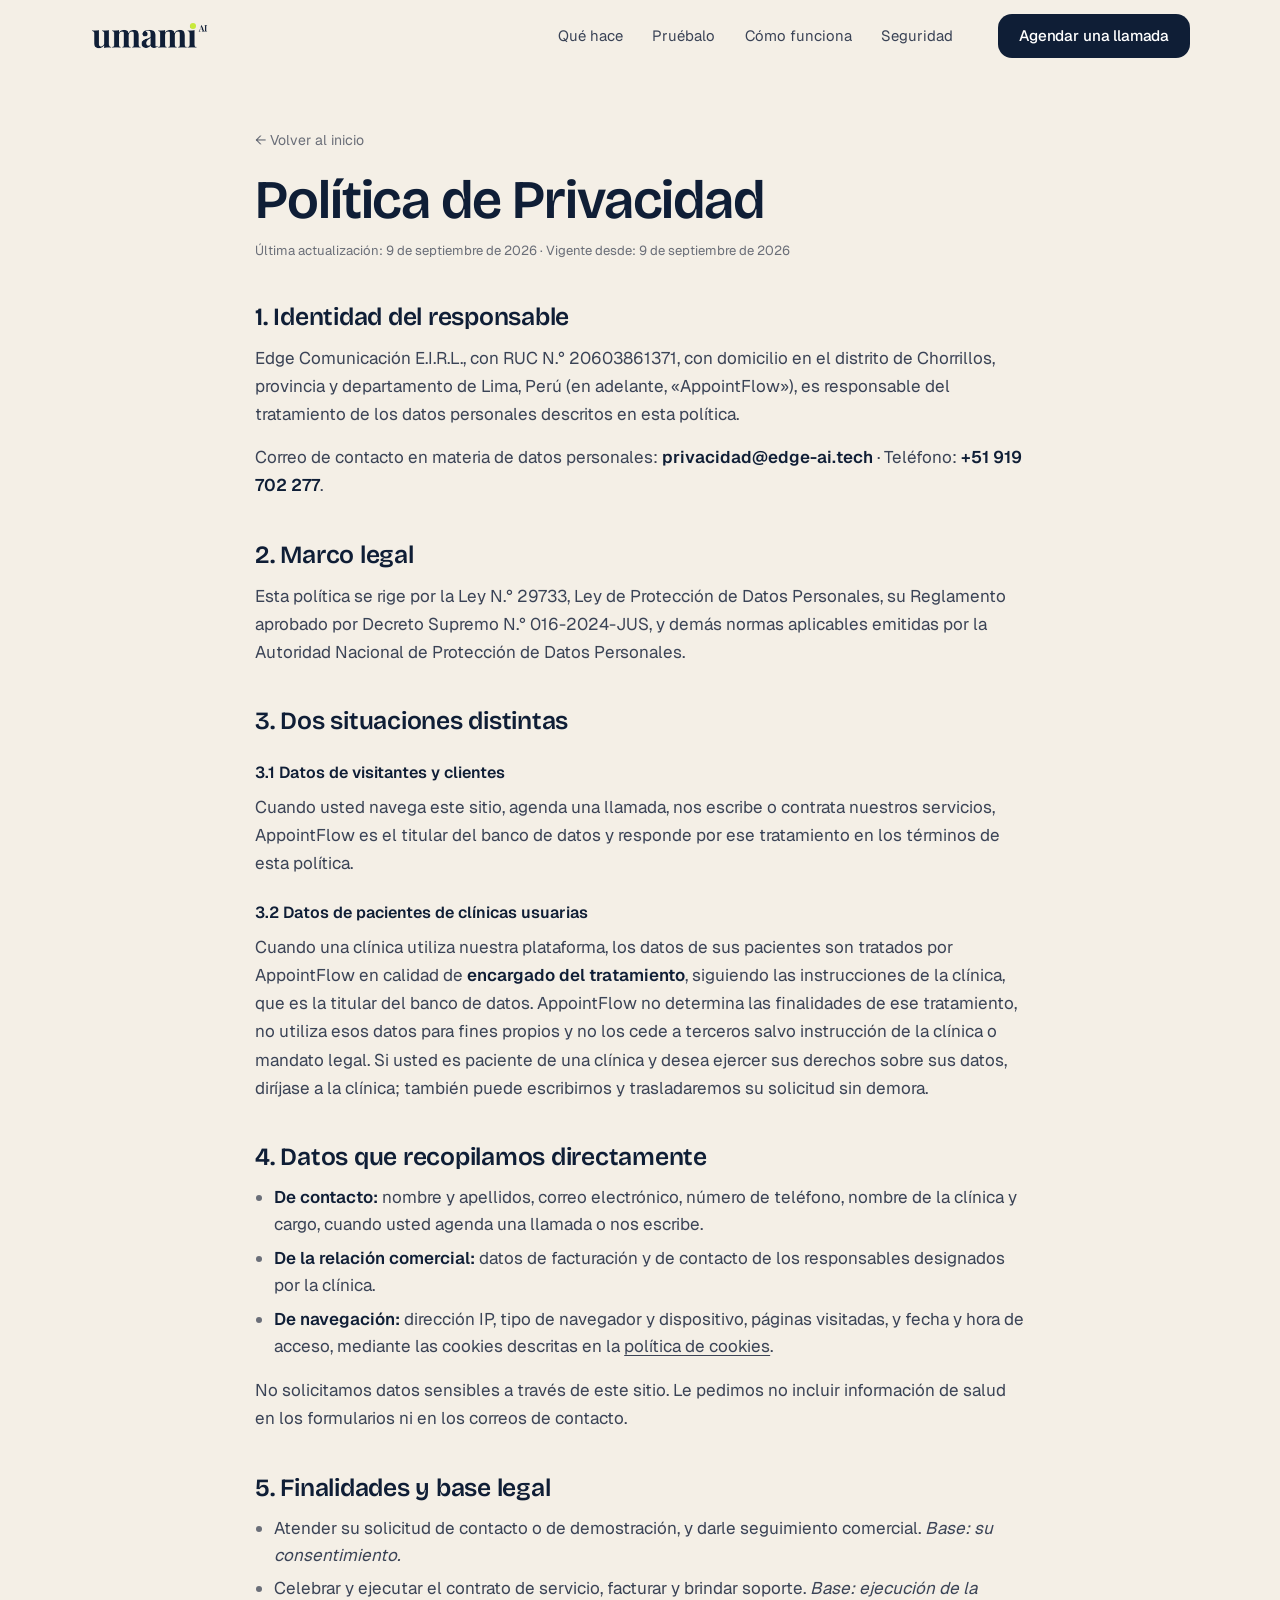
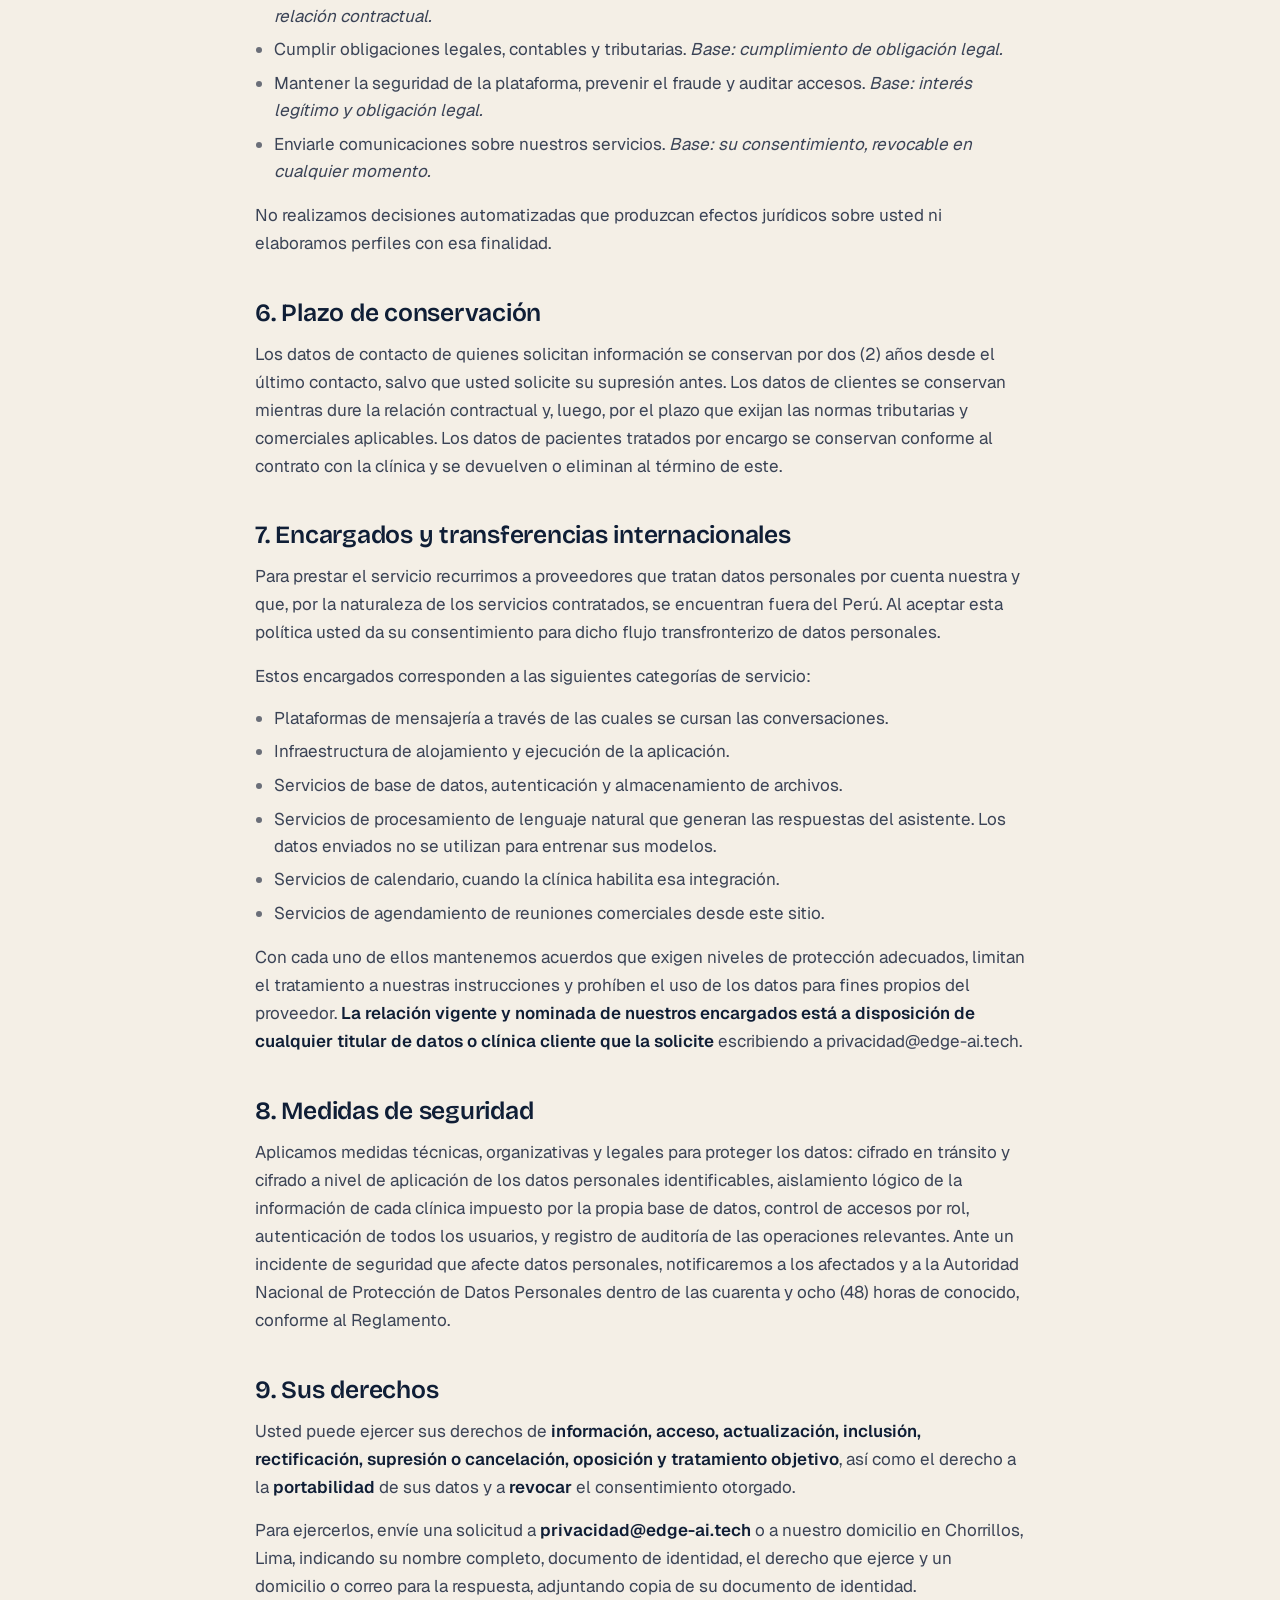
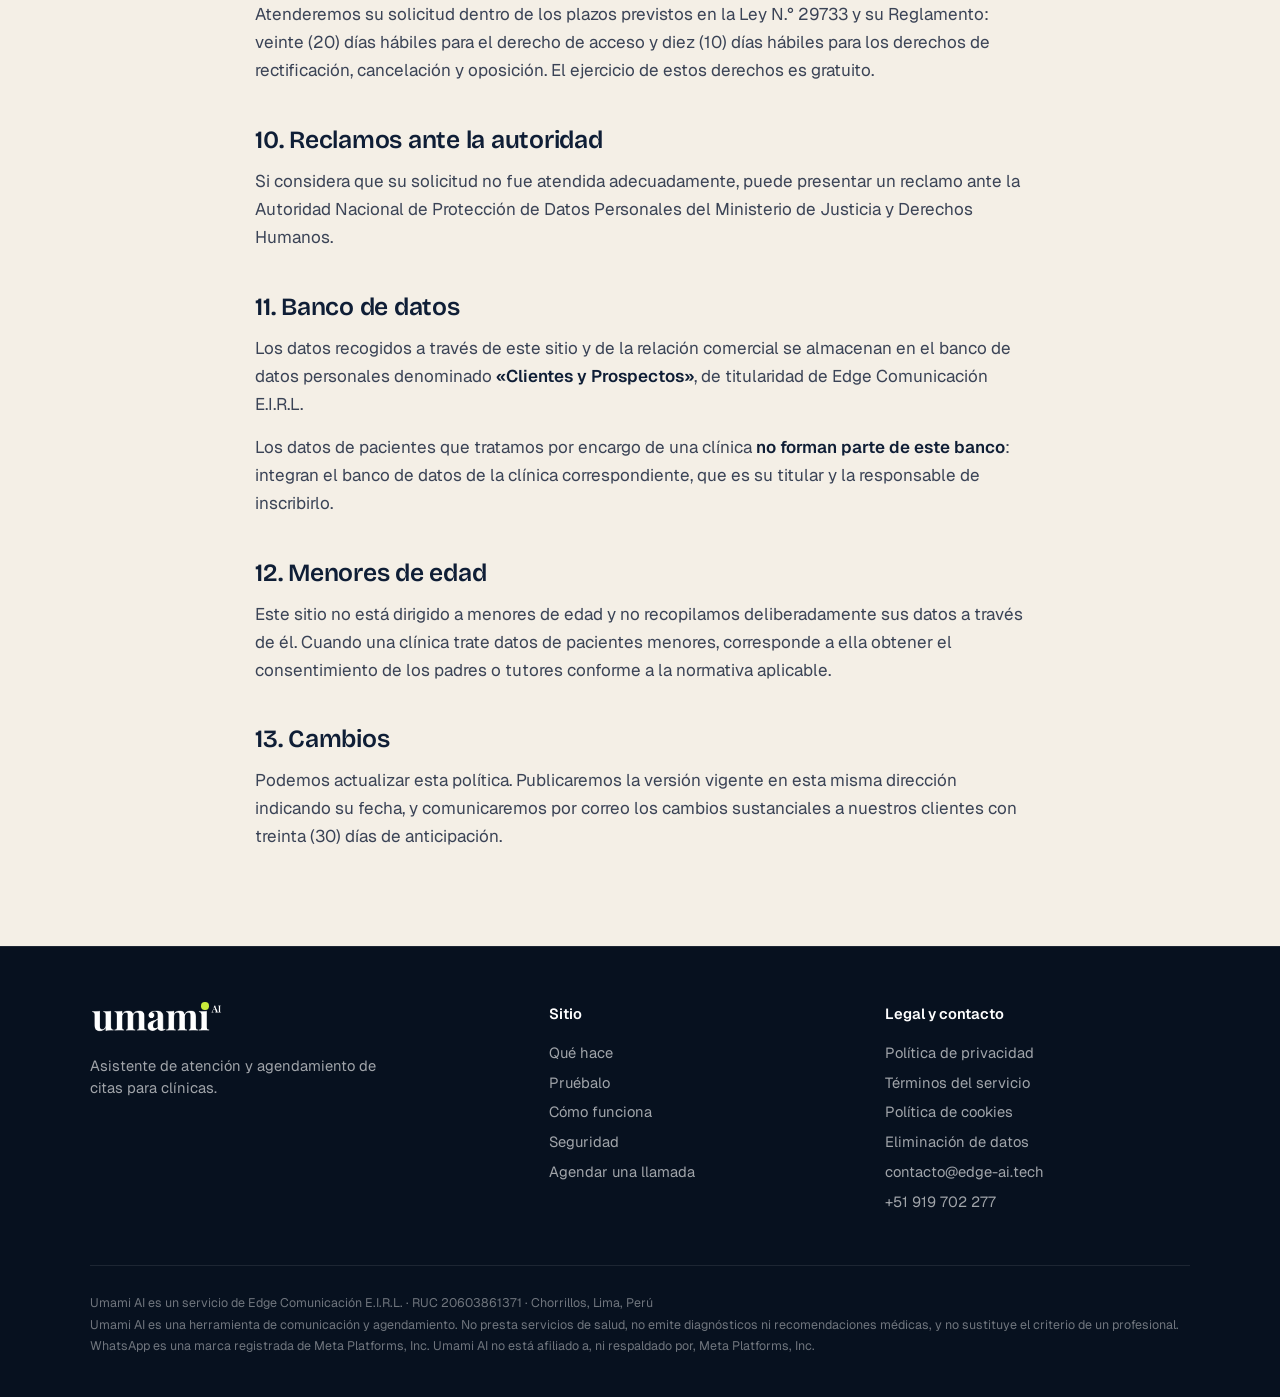
<file: privacidad/index.html>
<!doctype html>
<html lang="es">
<head>
<meta charset="utf-8">
<meta name="viewport" content="width=device-width, initial-scale=1">
<title>Política de Privacidad — AppointFlow</title>
<meta name="description" content="Política de privacidad de AppointFlow (Edge Comunicación E.I.R.L.) conforme a la Ley N.° 29733 y el D.S. N.° 016-2024-JUS.">
<link rel="canonical" href="https://appointflow.edge-ai.tech/privacidad/">
<meta property="og:type" content="website">
<meta property="og:site_name" content="AppointFlow">
<meta property="og:title" content="Política de Privacidad — AppointFlow">
<meta property="og:description" content="Política de privacidad de AppointFlow (Edge Comunicación E.I.R.L.) conforme a la Ley N.° 29733 y el D.S. N.° 016-2024-JUS.">
<meta property="og:url" content="https://appointflow.edge-ai.tech/privacidad/">
<meta property="og:locale" content="es_PE">
<meta name="robots" content="index, follow">
<link rel="icon" href="/assets/brand/umami-ai-favicon.png" type="image/png">
<link rel="apple-touch-icon" href="/assets/brand/umami-ai-icon.png">
<link rel="preconnect" href="https://fonts.googleapis.com">
<link rel="preconnect" href="https://fonts.gstatic.com" crossorigin>
<link rel="stylesheet" href="https://fonts.googleapis.com/css2?family=Bricolage+Grotesque:opsz,wght@12..96,400..800&family=Geist:wght@300..700&display=swap">
<link rel="stylesheet" href="/assets/styles.css">
</head>
<body>
<a class="skip" href="#main">Saltar al contenido</a>
<header class="site-head" id="head">
  <div class="wrap head-row">
    <a class="brand" href="/" aria-label="Umami AI, inicio"><span class="wordmark" aria-hidden="true"><i></i></span></a>
    <nav class="nav-main" aria-label="Principal">
      <a href="/#que-hace">Qué hace</a>
      <a href="/#demo">Pruébalo</a>
      <a href="/#como-funciona">Cómo funciona</a>
      <a href="/#seguridad">Seguridad</a>
    </nav>
    <a class="btn btn-primary head-cta" href="/#contacto">Agendar una llamada</a>
    <button class="burger" id="burger" aria-label="Abrir menú" aria-expanded="false" aria-controls="drawer"><i></i><i></i></button>
  </div>
  <div class="progress" id="progress"></div>
</header>
<nav class="drawer" id="drawer" aria-label="Menú">
  <a href="/#que-hace">Qué hace</a>
  <a href="/#demo">Pruébalo</a>
  <a href="/#como-funciona">Cómo funciona</a>
  <a href="/#seguridad">Seguridad</a>
  <a href="/privacidad/">Privacidad</a>
  <a class="btn btn-primary" href="/#contacto">Agendar una llamada</a>
</nav>
<main id="main" class="wrap legal">
    <a class="back" href="/">← Volver al inicio</a>
    <h1>Política de Privacidad</h1>
    <span class="updated">Última actualización: 9 de septiembre de 2026 · Vigente desde: 9 de septiembre de 2026</span>

    

    <h2>1. Identidad del responsable</h2>
    <p>Edge Comunicación E.I.R.L., con RUC N.° 20603861371, con domicilio en el distrito de Chorrillos, provincia y departamento de Lima, Perú (en adelante, «AppointFlow»), es responsable del tratamiento de los datos personales descritos en esta política.</p>
    <p>Correo de contacto en materia de datos personales: <strong>privacidad@edge-ai.tech</strong> · Teléfono: <strong>+51 919 702 277</strong>.</p>

    <h2>2. Marco legal</h2>
    <p>Esta política se rige por la Ley N.° 29733, Ley de Protección de Datos Personales, su Reglamento aprobado por Decreto Supremo N.° 016-2024-JUS, y demás normas aplicables emitidas por la Autoridad Nacional de Protección de Datos Personales.</p>

    <h2>3. Dos situaciones distintas</h2>
    <h3>3.1 Datos de visitantes y clientes</h3>
    <p>Cuando usted navega este sitio, agenda una llamada, nos escribe o contrata nuestros servicios, AppointFlow es el titular del banco de datos y responde por ese tratamiento en los términos de esta política.</p>
    <h3>3.2 Datos de pacientes de clínicas usuarias</h3>
    <p>Cuando una clínica utiliza nuestra plataforma, los datos de sus pacientes son tratados por AppointFlow en calidad de <strong>encargado del tratamiento</strong>, siguiendo las instrucciones de la clínica, que es la titular del banco de datos. AppointFlow no determina las finalidades de ese tratamiento, no utiliza esos datos para fines propios y no los cede a terceros salvo instrucción de la clínica o mandato legal. Si usted es paciente de una clínica y desea ejercer sus derechos sobre sus datos, diríjase a la clínica; también puede escribirnos y trasladaremos su solicitud sin demora.</p>

    <h2>4. Datos que recopilamos directamente</h2>
    <ul>
      <li><strong>De contacto:</strong> nombre y apellidos, correo electrónico, número de teléfono, nombre de la clínica y cargo, cuando usted agenda una llamada o nos escribe.</li>
      <li><strong>De la relación comercial:</strong> datos de facturación y de contacto de los responsables designados por la clínica.</li>
      <li><strong>De navegación:</strong> dirección IP, tipo de navegador y dispositivo, páginas visitadas, y fecha y hora de acceso, mediante las cookies descritas en la <a href="/cookies/" style="text-decoration:underline">política de cookies</a>.</li>
    </ul>
    <p>No solicitamos datos sensibles a través de este sitio. Le pedimos no incluir información de salud en los formularios ni en los correos de contacto.</p>

    <h2>5. Finalidades y base legal</h2>
    <ul>
      <li>Atender su solicitud de contacto o de demostración, y darle seguimiento comercial. <em>Base: su consentimiento.</em></li>
      <li>Celebrar y ejecutar el contrato de servicio, facturar y brindar soporte. <em>Base: ejecución de la relación contractual.</em></li>
      <li>Cumplir obligaciones legales, contables y tributarias. <em>Base: cumplimiento de obligación legal.</em></li>
      <li>Mantener la seguridad de la plataforma, prevenir el fraude y auditar accesos. <em>Base: interés legítimo y obligación legal.</em></li>
      <li>Enviarle comunicaciones sobre nuestros servicios. <em>Base: su consentimiento, revocable en cualquier momento.</em></li>
    </ul>
    <p>No realizamos decisiones automatizadas que produzcan efectos jurídicos sobre usted ni elaboramos perfiles con esa finalidad.</p>

    <h2>6. Plazo de conservación</h2>
    <p>Los datos de contacto de quienes solicitan información se conservan por dos (2) años desde el último contacto, salvo que usted solicite su supresión antes. Los datos de clientes se conservan mientras dure la relación contractual y, luego, por el plazo que exijan las normas tributarias y comerciales aplicables. Los datos de pacientes tratados por encargo se conservan conforme al contrato con la clínica y se devuelven o eliminan al término de este.</p>

    <h2>7. Encargados y transferencias internacionales</h2>
    <p>Para prestar el servicio recurrimos a proveedores que tratan datos personales por cuenta nuestra y que, por la naturaleza de los servicios contratados, se encuentran fuera del Perú. Al aceptar esta política usted da su consentimiento para dicho flujo transfronterizo de datos personales.</p>
    <p>Estos encargados corresponden a las siguientes categorías de servicio:</p>
    <ul>
      <li>Plataformas de mensajería a través de las cuales se cursan las conversaciones.</li>
      <li>Infraestructura de alojamiento y ejecución de la aplicación.</li>
      <li>Servicios de base de datos, autenticación y almacenamiento de archivos.</li>
      <li>Servicios de procesamiento de lenguaje natural que generan las respuestas del asistente. Los datos enviados no se utilizan para entrenar sus modelos.</li>
      <li>Servicios de calendario, cuando la clínica habilita esa integración.</li>
      <li>Servicios de agendamiento de reuniones comerciales desde este sitio.</li>
    </ul>
    <p>Con cada uno de ellos mantenemos acuerdos que exigen niveles de protección adecuados, limitan el tratamiento a nuestras instrucciones y prohíben el uso de los datos para fines propios del proveedor. <strong>La relación vigente y nominada de nuestros encargados está a disposición de cualquier titular de datos o clínica cliente que la solicite</strong> escribiendo a privacidad@edge-ai.tech.</p>

    <h2>8. Medidas de seguridad</h2>
    <p>Aplicamos medidas técnicas, organizativas y legales para proteger los datos: cifrado en tránsito y cifrado a nivel de aplicación de los datos personales identificables, aislamiento lógico de la información de cada clínica impuesto por la propia base de datos, control de accesos por rol, autenticación de todos los usuarios, y registro de auditoría de las operaciones relevantes. Ante un incidente de seguridad que afecte datos personales, notificaremos a los afectados y a la Autoridad Nacional de Protección de Datos Personales dentro de las cuarenta y ocho (48) horas de conocido, conforme al Reglamento.</p>

    <h2>9. Sus derechos</h2>
    <p>Usted puede ejercer sus derechos de <strong>información, acceso, actualización, inclusión, rectificación, supresión o cancelación, oposición y tratamiento objetivo</strong>, así como el derecho a la <strong>portabilidad</strong> de sus datos y a <strong>revocar</strong> el consentimiento otorgado.</p>
    <p>Para ejercerlos, envíe una solicitud a <strong>privacidad@edge-ai.tech</strong> o a nuestro domicilio en Chorrillos, Lima, indicando su nombre completo, documento de identidad, el derecho que ejerce y un domicilio o correo para la respuesta, adjuntando copia de su documento de identidad. Atenderemos su solicitud dentro de los plazos previstos en la Ley N.° 29733 y su Reglamento: veinte (20) días hábiles para el derecho de acceso y diez (10) días hábiles para los derechos de rectificación, cancelación y oposición. El ejercicio de estos derechos es gratuito.</p>

    <h2>10. Reclamos ante la autoridad</h2>
    <p>Si considera que su solicitud no fue atendida adecuadamente, puede presentar un reclamo ante la Autoridad Nacional de Protección de Datos Personales del Ministerio de Justicia y Derechos Humanos.</p>

    <h2>11. Banco de datos</h2>
    <p>Los datos recogidos a través de este sitio y de la relación comercial se almacenan en el banco de datos personales denominado <strong>«Clientes y Prospectos»</strong>, de titularidad de Edge Comunicación E.I.R.L.</p>
    <p>Los datos de pacientes que tratamos por encargo de una clínica <strong>no forman parte de este banco</strong>: integran el banco de datos de la clínica correspondiente, que es su titular y la responsable de inscribirlo.</p>

    <h2>12. Menores de edad</h2>
    <p>Este sitio no está dirigido a menores de edad y no recopilamos deliberadamente sus datos a través de él. Cuando una clínica trate datos de pacientes menores, corresponde a ella obtener el consentimiento de los padres o tutores conforme a la normativa aplicable.</p>

    <h2>13. Cambios</h2>
    <p>Podemos actualizar esta política. Publicaremos la versión vigente en esta misma dirección indicando su fecha, y comunicaremos por correo los cambios sustanciales a nuestros clientes con treinta (30) días de anticipación.</p>
  </main>
<footer class="site-foot" data-theme="dark">
  <div class="wrap">
    <div class="foot-grid">
      <div>
        <span class="wordmark wordmark-light" role="img" aria-label="Umami AI"><i></i></span>
        <p class="foot-tag">Asistente de atención y agendamiento de citas para clínicas.</p>
      </div>
      <div>
        <h4>Sitio</h4>
        <ul>
          <li><a href="/#que-hace">Qué hace</a></li>
          <li><a href="/#demo">Pruébalo</a></li>
          <li><a href="/#como-funciona">Cómo funciona</a></li>
          <li><a href="/#seguridad">Seguridad</a></li>
          <li><a href="/#contacto">Agendar una llamada</a></li>
        </ul>
      </div>
      <div>
        <h4>Legal y contacto</h4>
        <ul>
          <li><a href="/privacidad/">Política de privacidad</a></li>
          <li><a href="/terminos/">Términos del servicio</a></li>
          <li><a href="/cookies/">Política de cookies</a></li>
          <li><a href="/eliminacion-de-datos/">Eliminación de datos</a></li>
          <li><a href="mailto:contacto@edge-ai.tech">contacto@edge-ai.tech</a></li>
          <li><a href="tel:+51919702277">+51 919 702 277</a></li>
        </ul>
      </div>
    </div>
    <div class="legalese">
      Umami AI es un servicio de Edge Comunicación E.I.R.L. · RUC 20603861371 · Chorrillos, Lima, Perú<br>
      Umami AI es una herramienta de comunicación y agendamiento. No presta servicios de salud, no emite diagnósticos ni recomendaciones médicas, y no sustituye el criterio de un profesional.<br>
      WhatsApp es una marca registrada de Meta Platforms, Inc. Umami AI no está afiliado a, ni respaldado por, Meta Platforms, Inc.
    </div>
  </div>
</footer>
<script src="/assets/app.js" defer></script>
</body>
</html>
</file>
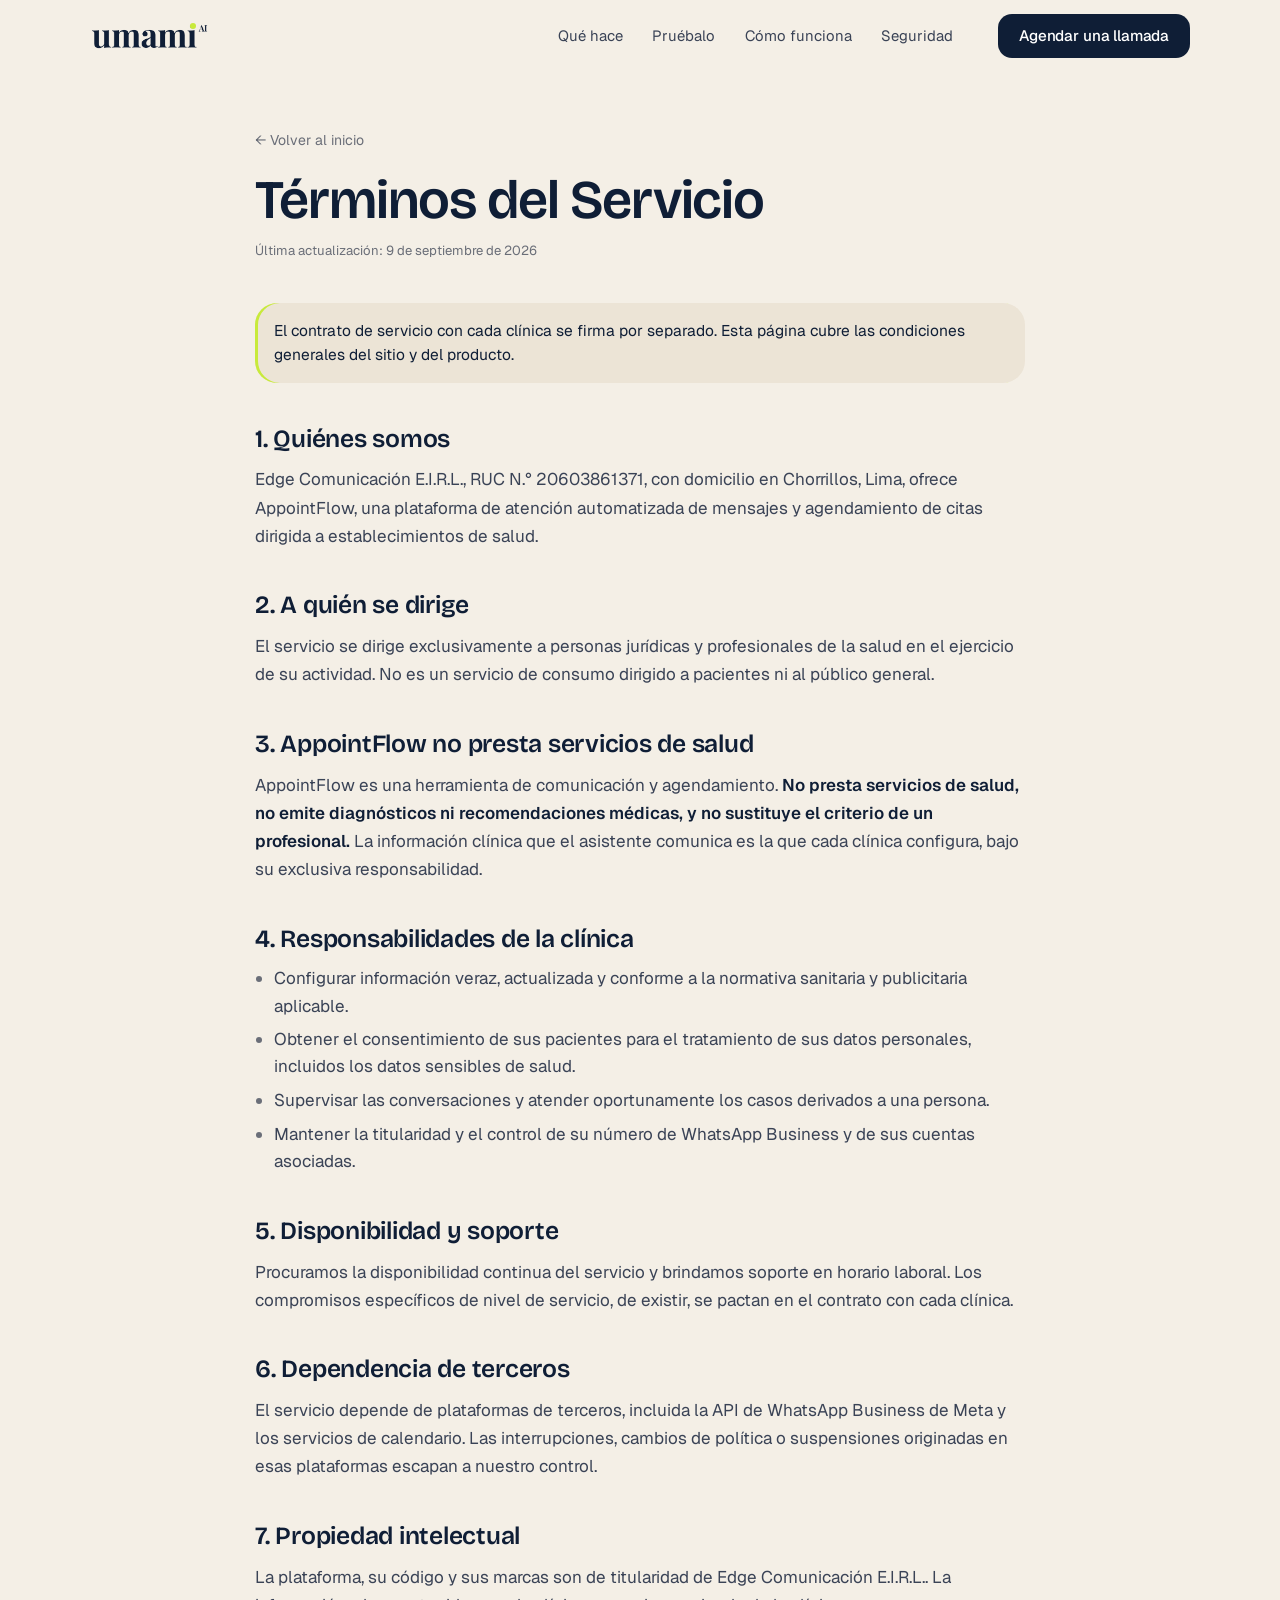
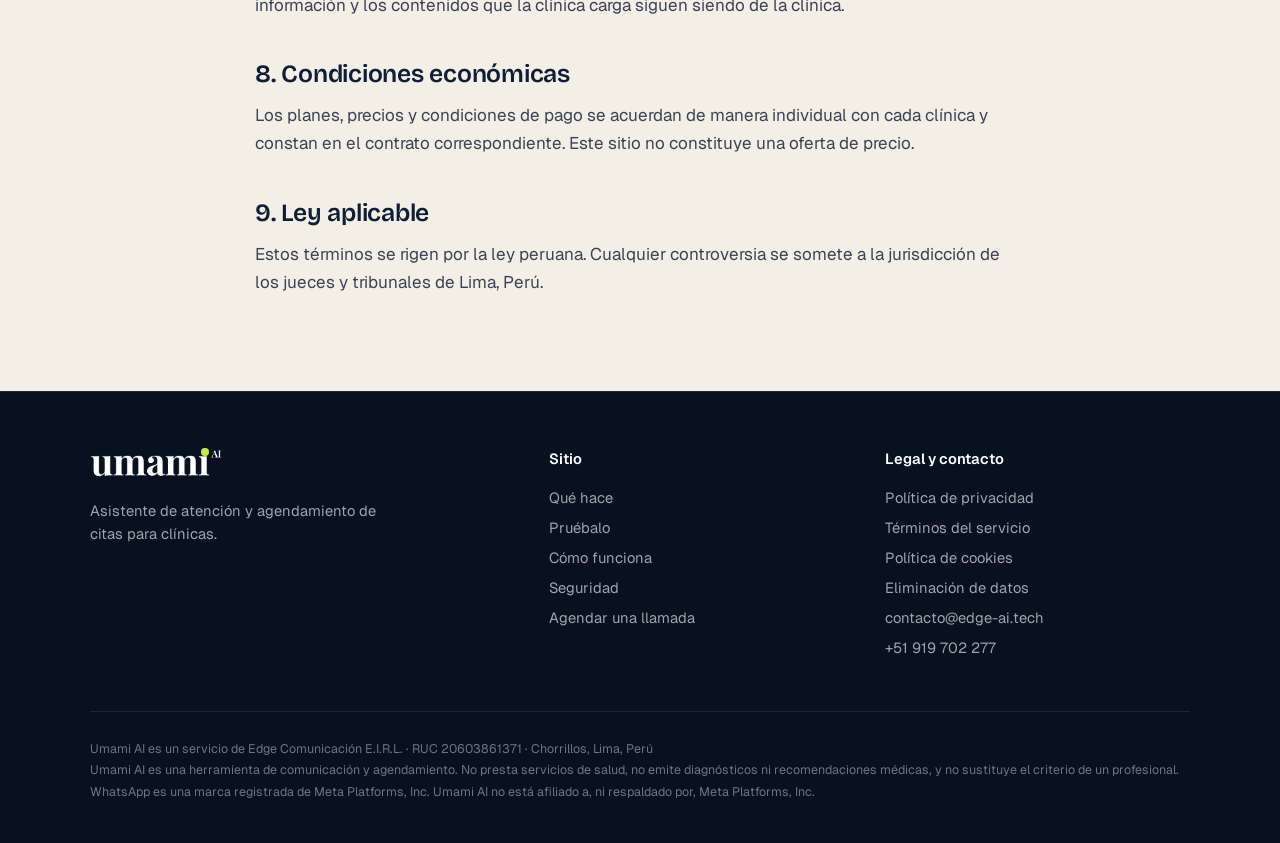
<file: terminos/index.html>
<!doctype html>
<html lang="es">
<head>
<meta charset="utf-8">
<meta name="viewport" content="width=device-width, initial-scale=1">
<title>Términos del Servicio — AppointFlow</title>
<meta name="description" content="Términos del servicio de AppointFlow, operado por Edge Comunicación E.I.R.L. en Lima, Perú.">
<link rel="canonical" href="https://appointflow.edge-ai.tech/terminos/">
<meta property="og:type" content="website">
<meta property="og:site_name" content="AppointFlow">
<meta property="og:title" content="Términos del Servicio — AppointFlow">
<meta property="og:description" content="Términos del servicio de AppointFlow, operado por Edge Comunicación E.I.R.L. en Lima, Perú.">
<meta property="og:url" content="https://appointflow.edge-ai.tech/terminos/">
<meta property="og:locale" content="es_PE">
<meta name="robots" content="index, follow">
<link rel="icon" href="/assets/brand/umami-ai-favicon.png" type="image/png">
<link rel="apple-touch-icon" href="/assets/brand/umami-ai-icon.png">
<link rel="preconnect" href="https://fonts.googleapis.com">
<link rel="preconnect" href="https://fonts.gstatic.com" crossorigin>
<link rel="stylesheet" href="https://fonts.googleapis.com/css2?family=Bricolage+Grotesque:opsz,wght@12..96,400..800&family=Geist:wght@300..700&display=swap">
<link rel="stylesheet" href="/assets/styles.css">
</head>
<body>
<a class="skip" href="#main">Saltar al contenido</a>
<header class="site-head" id="head">
  <div class="wrap head-row">
    <a class="brand" href="/" aria-label="Umami AI, inicio"><span class="wordmark" aria-hidden="true"><i></i></span></a>
    <nav class="nav-main" aria-label="Principal">
      <a href="/#que-hace">Qué hace</a>
      <a href="/#demo">Pruébalo</a>
      <a href="/#como-funciona">Cómo funciona</a>
      <a href="/#seguridad">Seguridad</a>
    </nav>
    <a class="btn btn-primary head-cta" href="/#contacto">Agendar una llamada</a>
    <button class="burger" id="burger" aria-label="Abrir menú" aria-expanded="false" aria-controls="drawer"><i></i><i></i></button>
  </div>
  <div class="progress" id="progress"></div>
</header>
<nav class="drawer" id="drawer" aria-label="Menú">
  <a href="/#que-hace">Qué hace</a>
  <a href="/#demo">Pruébalo</a>
  <a href="/#como-funciona">Cómo funciona</a>
  <a href="/#seguridad">Seguridad</a>
  <a href="/privacidad/">Privacidad</a>
  <a class="btn btn-primary" href="/#contacto">Agendar una llamada</a>
</nav>
<main id="main" class="wrap legal">
    <a class="back" href="/">← Volver al inicio</a>
    <h1>Términos del Servicio</h1>
    <span class="updated">Última actualización: 9 de septiembre de 2026</span>

    <div class="callout">El contrato de servicio con cada clínica se firma por separado. Esta página cubre las condiciones generales del sitio y del producto.</div>

    <h2>1. Quiénes somos</h2>
    <p>Edge Comunicación E.I.R.L., RUC N.° 20603861371, con domicilio en Chorrillos, Lima, ofrece AppointFlow, una plataforma de atención automatizada de mensajes y agendamiento de citas dirigida a establecimientos de salud.</p>

    <h2>2. A quién se dirige</h2>
    <p>El servicio se dirige exclusivamente a personas jurídicas y profesionales de la salud en el ejercicio de su actividad. No es un servicio de consumo dirigido a pacientes ni al público general.</p>

    <h2>3. AppointFlow no presta servicios de salud</h2>
    <p>AppointFlow es una herramienta de comunicación y agendamiento. <strong>No presta servicios de salud, no emite diagnósticos ni recomendaciones médicas, y no sustituye el criterio de un profesional.</strong> La información clínica que el asistente comunica es la que cada clínica configura, bajo su exclusiva responsabilidad.</p>

    <h2>4. Responsabilidades de la clínica</h2>
    <ul>
      <li>Configurar información veraz, actualizada y conforme a la normativa sanitaria y publicitaria aplicable.</li>
      <li>Obtener el consentimiento de sus pacientes para el tratamiento de sus datos personales, incluidos los datos sensibles de salud.</li>
      <li>Supervisar las conversaciones y atender oportunamente los casos derivados a una persona.</li>
      <li>Mantener la titularidad y el control de su número de WhatsApp Business y de sus cuentas asociadas.</li>
    </ul>

    <h2>5. Disponibilidad y soporte</h2>
    <p>Procuramos la disponibilidad continua del servicio y brindamos soporte en horario laboral. Los compromisos específicos de nivel de servicio, de existir, se pactan en el contrato con cada clínica.</p>

    <h2>6. Dependencia de terceros</h2>
    <p>El servicio depende de plataformas de terceros, incluida la API de WhatsApp Business de Meta y los servicios de calendario. Las interrupciones, cambios de política o suspensiones originadas en esas plataformas escapan a nuestro control.</p>

    <h2>7. Propiedad intelectual</h2>
    <p>La plataforma, su código y sus marcas son de titularidad de Edge Comunicación E.I.R.L.. La información y los contenidos que la clínica carga siguen siendo de la clínica.</p>

    <h2>8. Condiciones económicas</h2>
    <p>Los planes, precios y condiciones de pago se acuerdan de manera individual con cada clínica y constan en el contrato correspondiente. Este sitio no constituye una oferta de precio.</p>

    <h2>9. Ley aplicable</h2>
    <p>Estos términos se rigen por la ley peruana. Cualquier controversia se somete a la jurisdicción de los jueces y tribunales de Lima, Perú.</p>
  </main>
<footer class="site-foot" data-theme="dark">
  <div class="wrap">
    <div class="foot-grid">
      <div>
        <span class="wordmark wordmark-light" role="img" aria-label="Umami AI"><i></i></span>
        <p class="foot-tag">Asistente de atención y agendamiento de citas para clínicas.</p>
      </div>
      <div>
        <h4>Sitio</h4>
        <ul>
          <li><a href="/#que-hace">Qué hace</a></li>
          <li><a href="/#demo">Pruébalo</a></li>
          <li><a href="/#como-funciona">Cómo funciona</a></li>
          <li><a href="/#seguridad">Seguridad</a></li>
          <li><a href="/#contacto">Agendar una llamada</a></li>
        </ul>
      </div>
      <div>
        <h4>Legal y contacto</h4>
        <ul>
          <li><a href="/privacidad/">Política de privacidad</a></li>
          <li><a href="/terminos/">Términos del servicio</a></li>
          <li><a href="/cookies/">Política de cookies</a></li>
          <li><a href="/eliminacion-de-datos/">Eliminación de datos</a></li>
          <li><a href="mailto:contacto@edge-ai.tech">contacto@edge-ai.tech</a></li>
          <li><a href="tel:+51919702277">+51 919 702 277</a></li>
        </ul>
      </div>
    </div>
    <div class="legalese">
      Umami AI es un servicio de Edge Comunicación E.I.R.L. · RUC 20603861371 · Chorrillos, Lima, Perú<br>
      Umami AI es una herramienta de comunicación y agendamiento. No presta servicios de salud, no emite diagnósticos ni recomendaciones médicas, y no sustituye el criterio de un profesional.<br>
      WhatsApp es una marca registrada de Meta Platforms, Inc. Umami AI no está afiliado a, ni respaldado por, Meta Platforms, Inc.
    </div>
  </div>
</footer>
<script src="/assets/app.js" defer></script>
</body>
</html>
</file>
<file: assets/styles.css>
/* Umami AI — sitio público. Sistema visual completo, sin dependencias. */

:root{
  --ink:#0F1E36;        /* azul marino del logo: texto y superficies fuertes */
  --ink-2:#3A4356;      /* texto secundario sobre claro */
  --slate:#6A6E78;      /* texto terciario, notas */
  --mist:#E4DCCD;       /* bordes y separadores */
  --paper:#F4EFE6;      /* fondo base, frío */
  --tint:#ECE4D6;       /* secciones alternas */
  --white:#FFFCF7;
  --night:#07111F;      /* secciones oscuras */
  --night-2:#0E1C31;
  --night-line:rgba(255,255,255,.09);
  --lime:#C8EA3B;       /* el punto de la marca: solo acento, nunca texto sobre claro */
  --lime-ink:#1D2A06;
  --blue:#3F69E0;

  --sans:"Geist",ui-sans-serif,system-ui,-apple-system,"Segoe UI",sans-serif;
  --display:"Bricolage Grotesque","Geist",ui-sans-serif,system-ui,sans-serif;

  --wrap:1180px;
  --pad:clamp(1.25rem,4vw,2.5rem);
  --r:22px; --r-lg:32px;

  /* resortes: amortiguado 0.85 (interacción) y crítico 1.0 (revelados) */
  --spring:cubic-bezier(.2,.9,.25,1.04);
  --settle:cubic-bezier(.22,1,.36,1);
}
@supports (transition-timing-function:linear(0,1)){
  :root{
    --spring:linear(0, 0.0257, 0.0861, 0.1672, 0.2586, 0.3443, 0.4366, 0.5236, 0.6031, 0.668, 0.7309, 0.785, 0.8309, 0.8692, 0.8981, 0.9242, 0.945, 0.9614, 0.9732, 0.9831, 0.9905, 0.9959, 0.9997, 1.0021, 1.0038, 1.0048, 1.0052, 1.0053, 1.0051, 1.0048, 1.0043, 1.0038, 1.0034, 1.0029, 1.0024, 1.002, 1.0017, 1.0014, 1.0011, 1.0009, 1);
    --settle:linear(0, 0.0306, 0.0918, 0.1779, 0.2631, 0.3483, 0.4376, 0.5126, 0.587, 0.6469, 0.6996, 0.7497, 0.7888, 0.8223, 0.8536, 0.8775, 0.8996, 0.9163, 0.9304, 0.9433, 0.953, 0.961, 0.9684, 0.9739, 0.9788, 0.9825, 0.9856, 0.9884, 0.9904, 0.9921, 0.9936, 0.9948, 0.9958, 0.9965, 0.9972, 0.9977, 0.9981, 0.9985, 0.9988, 0.999, 1);
  }
}

/* ---------- base ---------- */
*,*::before,*::after{box-sizing:border-box;margin:0;padding:0}
html{-webkit-text-size-adjust:100%;scroll-behavior:smooth;scroll-padding-top:88px}
body{
  font-family:var(--sans);font-size:1.0625rem;line-height:1.55;color:var(--ink);
  background:var(--paper);-webkit-font-smoothing:antialiased;text-rendering:optimizeLegibility;
  overflow-x:clip;
}
img,svg{display:block;max-width:100%}
a{color:inherit;text-decoration:none}
button{font:inherit;color:inherit;background:none;border:0;cursor:pointer}
ul,ol{list-style:none}
:focus-visible{outline:2px solid var(--blue);outline-offset:3px;border-radius:6px}
.dark :focus-visible,.site-foot :focus-visible{outline-color:var(--lime)}
.wrap{max-width:var(--wrap);margin:0 auto;padding:0 var(--pad)}
.skip{position:absolute;left:1rem;top:-3rem;z-index:100;background:var(--ink);color:#fff;padding:.6rem 1rem;border-radius:10px}
.skip:focus{top:1rem}

/* ---------- tipo ---------- */
.h2{
  font-family:var(--display);
  font-size:clamp(2.1rem,4.4vw,3.5rem);font-weight:600;line-height:1.02;letter-spacing:-.03em;
  max-width:18ch;text-wrap:balance;
}
.lede{font-size:clamp(1.05rem,1.4vw,1.2rem);line-height:1.55;color:var(--ink-2);max-width:56ch;text-wrap:pretty}
.kicker{
  display:inline-flex;align-items:center;gap:.55rem;font-size:.95rem;font-weight:500;
  color:var(--ink-2);letter-spacing:-.005em;margin-bottom:1.1rem;
}
.dot{width:.5rem;height:.5rem;border-radius:50%;background:var(--lime);box-shadow:0 0 0 3px rgba(200,234,59,.22)}

/* ---------- marca ---------- */
.wordmark{position:relative;display:inline-block;width:118px;aspect-ratio:402/89;color:var(--ink);transition:color .5s var(--settle)}
.wordmark::before{
  content:"";position:absolute;inset:0;background:currentColor;
  -webkit-mask:url(/assets/brand/umami-ai-wordmark.png) center/contain no-repeat;
          mask:url(/assets/brand/umami-ai-wordmark.png) center/contain no-repeat;
}
.wordmark i{position:absolute;left:84.4%;top:-.5%;width:5.6%;aspect-ratio:1;border-radius:50%;background:var(--lime)}
.wordmark-light{color:#fff;width:132px}

/* ---------- botones ---------- */
.btn{
  --bg:var(--ink);--fg:#fff;
  display:inline-flex;align-items:center;justify-content:center;gap:.5rem;
  height:2.75rem;padding:0 1.3rem;border-radius:14px;font-size:.95rem;font-weight:500;letter-spacing:-.01em;
  background:var(--bg);color:var(--fg);white-space:nowrap;
  transition:transform .5s var(--spring),background-color .3s,color .3s,box-shadow .4s var(--settle);
}
.btn:active{transform:scale(.97);transition-duration:.1s}
.btn-primary:hover{box-shadow:0 10px 30px -10px rgba(15,30,54,.55)}
.btn-ghost{--bg:transparent;--fg:var(--ink);box-shadow:inset 0 0 0 1px var(--mist)}
.btn-ghost:hover{box-shadow:inset 0 0 0 1px var(--ink-2)}
.btn-lime{--bg:var(--lime);--fg:var(--lime-ink)}
.btn-lime:hover{box-shadow:0 12px 40px -12px rgba(200,234,59,.7)}
.btn-lg{height:3.25rem;padding:0 1.6rem;font-size:1rem}
.magnet span{display:inline-block}
.link{font-weight:500;border-bottom:1px solid var(--mist);padding-bottom:2px;transition:border-color .3s}
.link:hover{border-color:var(--ink)}

/* ---------- cabecera: material translúcido ---------- */
.site-head{position:fixed;inset:0 0 auto;z-index:50;transition:color .5s var(--settle)}
.site-head::before{
  content:"";position:absolute;inset:0;opacity:0;
  background:rgba(244,239,230,.74);
  -webkit-backdrop-filter:blur(18px) saturate(170%);backdrop-filter:blur(18px) saturate(170%);
  box-shadow:0 1px 0 rgba(15,30,54,.06);
  transition:opacity .4s var(--settle),background-color .5s var(--settle),box-shadow .5s;
}
.site-head.stuck::before{opacity:1}
.head-row{position:relative;display:flex;align-items:center;gap:2rem;height:72px}
.brand{display:flex;align-items:center;margin-right:auto}
.nav-main{display:flex;gap:.25rem}
.nav-main a{position:relative;padding:.45rem .8rem;border-radius:999px;font-size:.93rem;color:var(--ink-2);transition:color .3s,background-color .3s}
.nav-main a:hover{color:var(--ink);background:rgba(15,30,54,.05)}
.progress{position:absolute;left:0;bottom:0;height:2px;width:100%;background:var(--lime);transform-origin:0 50%;transform:scaleX(0)}
.burger{display:none;width:2.75rem;height:2.75rem;border-radius:50%;position:relative}
.burger i{position:absolute;left:50%;width:18px;height:1.6px;margin-left:-9px;background:currentColor;border-radius:2px;transition:transform .5s var(--spring)}
.burger i:first-child{top:18px}.burger i:last-child{top:25px}
.nav-open .burger i:first-child{transform:translateY(3.5px) rotate(45deg)}
.nav-open .burger i:last-child{transform:translateY(-3.5px) rotate(-45deg)}

/* cabecera sobre secciones oscuras */
.site-head.on-dark{color:#fff}
.site-head.on-dark .wordmark{color:#fff}
.site-head.on-dark::before{background:rgba(7,17,31,.62);box-shadow:0 1px 0 rgba(255,255,255,.06)}
.site-head.on-dark .nav-main a{color:rgba(255,255,255,.72)}
.site-head.on-dark .nav-main a:hover{color:#fff;background:rgba(255,255,255,.08)}
.site-head.on-dark .head-cta{--bg:var(--lime);--fg:var(--lime-ink)}

.drawer{
  position:fixed;inset:0;z-index:45;background:rgba(244,239,230,.95);
  -webkit-backdrop-filter:blur(24px);backdrop-filter:blur(24px);
  display:flex;flex-direction:column;justify-content:center;gap:.4rem;padding:6rem var(--pad) 3rem;
  opacity:0;visibility:hidden;transition:opacity .35s var(--settle),visibility 0s .35s;
}
.drawer a{font-size:2rem;font-weight:600;letter-spacing:-.035em;padding:.3rem 0;transform:translateY(14px);opacity:0;transition:transform .6s var(--spring),opacity .4s}
.drawer .btn{font-size:1rem;letter-spacing:-.01em;margin-top:1.4rem;align-self:flex-start;height:3.25rem;padding:0 1.6rem}
.nav-open .drawer{opacity:1;visibility:visible;transition:opacity .35s var(--settle)}
.nav-open .drawer a{transform:none;opacity:1}
.nav-open .drawer a:nth-child(2){transition-delay:.04s}.nav-open .drawer a:nth-child(3){transition-delay:.08s}
.nav-open .drawer a:nth-child(4){transition-delay:.12s}.nav-open .drawer a:nth-child(5){transition-delay:.16s}
.nav-open .drawer a:nth-child(6){transition-delay:.2s}
.nav-open{overflow:hidden}
.nav-open .site-head,.nav-open .site-head .wordmark{color:var(--ink)}

/* ---------- portada: asimétrica, editorial ---------- */
.hero{position:relative;overflow:hidden;padding:clamp(8rem,16vh,10rem) 0 clamp(4.5rem,10vh,7rem)}
.hero-grid{display:grid;grid-template-columns:minmax(0,1fr) minmax(0,1.05fr);gap:clamp(2.5rem,5vw,5rem);align-items:center}
.hero-title{
  font-family:var(--display);font-weight:650;
  font-size:clamp(2.3rem,3.5vw,3.25rem);line-height:1.02;letter-spacing:-.035em;margin:.2rem 0 1.6rem;
}
.hero-title .ln{display:block;overflow:clip;overflow-clip-margin:.2em;padding-bottom:.04em}
.hero-title .ln>span{display:inline-block}
@media (min-width:981px){.hero-title .ln{white-space:nowrap}}
.hero .lede{margin-bottom:2.2rem;max-width:50ch}
.hero-actions{display:flex;gap:.75rem;flex-wrap:wrap}
.trust{grid-column:1/-1;display:flex;gap:.55rem;align-items:flex-start;padding-top:1.6rem;border-top:1px solid var(--mist);font-size:.86rem;color:var(--slate)}
.trust svg{flex:none;margin-top:.2rem}

/* reloj de la portada: los segundos que tarda en responder */
.hclock{
  position:relative;border-radius:36px;padding:1.8rem 1.8rem 1.6rem;background:var(--ink);color:#fff;overflow:hidden;isolation:isolate;
  box-shadow:0 60px 100px -60px rgba(15,30,54,.7);
}
.hclock::before{
  content:"";position:absolute;z-index:-1;width:520px;aspect-ratio:1;right:-200px;top:-240px;border-radius:50%;
  background:radial-gradient(closest-side,rgba(200,234,59,.22),transparent 70%);
}
.hclock-top{display:flex;align-items:center;gap:.55rem;font-size:.86rem;color:rgba(255,255,255,.66)}
.live-dot{width:.55rem;height:.55rem;border-radius:50%;background:var(--lime);box-shadow:0 0 0 0 rgba(200,234,59,.6);animation:live 2s var(--settle) infinite}
@keyframes live{0%{box-shadow:0 0 0 0 rgba(200,234,59,.55)}70%,100%{box-shadow:0 0 0 10px rgba(200,234,59,0)}}
.hclock-time{
  display:flex;align-items:baseline;margin:.6rem 0 1.4rem;font-family:var(--display);font-weight:700;
  font-size:clamp(4.6rem,9vw,8rem);line-height:.95;letter-spacing:-.05em;font-variant-numeric:tabular-nums;
}
.hclock-sec{font-size:.42em;letter-spacing:-.02em;color:var(--lime);margin-left:.08em}
.hclock-sec b{font-weight:700;display:inline-block;min-width:2ch}
.hclock-sec b.tick{animation:tick .35s var(--spring)}
@keyframes tick{from{transform:translateY(-35%);opacity:.2}to{transform:none;opacity:1}}
.hclock .msg{max-width:92%;font-size:.92rem}
.hclock .msg.in{background:rgba(255,255,255,.95);color:var(--ink)}
.hclock .msg.out{background:var(--lime);color:var(--lime-ink)}
.hclock .msg.out time{opacity:.6}
.hclock-chat{display:flex;flex-direction:column;gap:.5rem;min-height:9.6rem}
.hclock .typing{background:rgba(255,255,255,.12)}
.hclock-done{
  display:inline-flex;align-items:center;gap:.45rem;margin-top:1.1rem;padding:.42rem .8rem .42rem .5rem;border-radius:999px;
  background:rgba(255,255,255,.1);font-size:.84rem;font-weight:500;opacity:0;transform:translateY(8px);
  transition:opacity .4s,transform .6s var(--spring);
}
.hclock-done.show{opacity:1;transform:none}
.hclock-done i{width:1.1rem;height:1.1rem;border-radius:50%;background:var(--lime);display:grid;place-items:center}
.hclock-done i::after{content:"";width:.42rem;height:.24rem;border-left:2px solid var(--lime-ink);border-bottom:2px solid var(--lime-ink);transform:translateY(-1px) rotate(-45deg)}

/* el punto lima sigue al puntero en la portada */
.cursor-dot{
  position:absolute;left:0;top:0;z-index:2;width:14px;height:14px;margin:-7px 0 0 -7px;border-radius:50%;pointer-events:none;
  background:var(--lime);box-shadow:0 0 0 6px rgba(200,234,59,.25);opacity:0;transition:opacity .4s,width .4s var(--spring),height .4s var(--spring);
}
.hero:hover .cursor-dot{opacity:1}
.progress-dot{position:absolute;left:0;bottom:-4px;width:10px;height:10px;margin-left:-5px;border-radius:50%;background:var(--lime);box-shadow:0 0 0 4px rgba(200,234,59,.25);transform:translateX(0)}

/* coreografía de carga: una sola secuencia orquestada */
.js .load{opacity:0;transform:translateY(14px)}
.js .ln .load{opacity:1;transform:translateY(108%);filter:blur(4px)}
.js .hclock.load{transform:translateY(30px) scale(.97);filter:blur(8px)}
.js .loaded .load{opacity:1;transform:none;filter:none;transition:opacity .9s var(--settle),transform 1.1s var(--settle),filter .9s var(--settle)}
.js .loaded .l1{transition-delay:.05s}
.js .loaded .l2{transition-delay:.12s}
.js .loaded .l3{transition-delay:.22s}
.js .loaded .l4{transition-delay:.32s}
.js .loaded .l5{transition-delay:.5s}
.js .loaded .l6{transition-delay:.62s}
.js .loaded .n1{transition:opacity .8s var(--settle) .45s,transform 1s var(--spring) .45s,filter .8s var(--settle) .45s}
.js .loaded .l8{transition-delay:1s}

/* ---------- declaración: palabras que se encienden ---------- */
.statement{padding:clamp(5rem,13vh,8.5rem) 0;border-top:1px solid var(--mist);background:var(--white)}
.scrub{
  font-family:var(--display);font-weight:600;
  font-size:clamp(2rem,4.4vw,3.6rem);line-height:1.12;letter-spacing:-.02em;max-width:24ch;text-wrap:balance;
}
.js .scrub .w{opacity:.14;transition:opacity .35s var(--settle)}
.js .scrub .w.lit{opacity:1}
.statement-foot{display:grid;grid-template-columns:repeat(2,minmax(0,1fr));gap:2rem;margin-top:clamp(2.5rem,7vh,4.5rem);max-width:820px;margin-left:auto}
.statement-foot p{color:var(--ink-2);font-size:1.02rem;line-height:1.6}

/* ---------- historia anclada ---------- */
.story{position:relative;height:calc(var(--steps) * 75vh + 100vh)}
.story-pin{position:sticky;top:0;height:100vh;height:100svh;display:flex;align-items:center;overflow:hidden}
.story-grid{width:100%;display:grid;grid-template-columns:minmax(0,1fr) minmax(0,400px);gap:clamp(2rem,6vw,6rem);align-items:center}
.story-copy .h2{max-width:13ch;margin-bottom:1.6rem}
.clock{display:flex;align-items:baseline;gap:1rem;margin-bottom:1.6rem}
.clock-time{
  position:relative;display:inline-block;overflow:clip;overflow-clip-margin:.1em;height:1.02em;
  font-family:var(--display);font-weight:600;font-size:clamp(3.2rem,5.4vw,4.8rem);line-height:1;letter-spacing:-.04em;
  font-variant-numeric:lining-nums tabular-nums;
}
.clock-time span{display:block}
.clock-time .roll-in{animation:rollIn .7s var(--settle) both}
.clock-time .roll-out{position:absolute;left:0;top:0;animation:rollOut .5s var(--settle) both}
@keyframes rollIn{from{transform:translateY(100%);opacity:0}to{transform:none;opacity:1}}
@keyframes rollOut{to{transform:translateY(-100%);opacity:0}}
.clock-sub{font-size:.95rem;color:var(--slate)}
.story-steps{position:relative;min-height:9.5rem}
.story-steps li{position:absolute;inset:0 auto auto 0;max-width:30rem;pointer-events:none}
.story-steps h3{font-size:clamp(1.4rem,2.3vw,1.9rem);font-weight:600;letter-spacing:-.03em;line-height:1.12;margin-bottom:.6rem}
.story-steps p{color:var(--ink-2);font-size:1.05rem;line-height:1.55;max-width:42ch}
.story-steps li>*{opacity:0;transform:translateY(22px);filter:blur(4px);transition:opacity .45s var(--settle),transform .7s var(--settle),filter .45s}
.story-steps li.on>*{opacity:1;transform:none;filter:none}
.story-steps li.on p{transition-delay:.06s}
.story-steps li.gone>*{transform:translateY(-22px)}
.timeline{margin-top:2rem;max-width:30rem}
.timeline-track{position:relative;height:2px;background:var(--mist);border-radius:2px}
.timeline-track i{position:absolute;inset:0;background:var(--ink);transform-origin:0 50%;transform:scaleX(0);transition:transform .8s var(--settle);border-radius:2px}
.timeline-ticks{display:flex;justify-content:space-between;margin-top:.7rem}
.timeline-ticks li{position:relative;font-size:.76rem;color:#9AA7BA;font-variant-numeric:tabular-nums;transition:color .4s}
.timeline-ticks li::before{
  content:"";position:absolute;left:50%;top:-1.05rem;width:.55rem;height:.55rem;margin-left:-.275rem;border-radius:50%;
  background:var(--paper);box-shadow:0 0 0 2px var(--mist);transition:background-color .4s,box-shadow .4s,transform .6s var(--spring);
}
.timeline-ticks li:first-child::before{left:0;margin-left:0}.timeline-ticks li:last-child::before{left:auto;right:0;margin-left:0}
.timeline-ticks li.done,.timeline-ticks li.on{color:var(--ink)}
.timeline-ticks li.done::before{background:var(--ink);box-shadow:0 0 0 2px var(--ink)}
.timeline-ticks li.on::before{background:var(--lime);box-shadow:0 0 0 2px var(--ink);transform:scale(1.35)}

.phone{
  position:relative;display:flex;flex-direction:column;height:min(620px,72vh);border-radius:40px;padding:.55rem;
  background:var(--ink);box-shadow:0 50px 90px -40px rgba(15,30,54,.55),0 0 0 1px rgba(15,30,54,.1);
}
.phone-head{display:flex;align-items:center;gap:.75rem;padding:.95rem 1rem .85rem;background:var(--white);border-radius:30px 30px 0 0;border-bottom:1px solid var(--mist)}
.phone-head b{display:block;font-size:.92rem;font-weight:600;letter-spacing:-.01em}
.phone-head span{display:block;font-size:.78rem;color:var(--slate)}
.avatar{width:2.3rem;height:2.3rem;border-radius:50%;display:grid;place-items:center;flex:none;background:var(--tint);color:var(--ink);font-size:.78rem;font-weight:600}
.phone-stream{flex:1;display:flex;flex-direction:column;gap:.5rem;padding:1rem .9rem;overflow:hidden;background:#F1F4F8;justify-content:flex-end}
.phone-foot{background:var(--white);border-radius:0 0 30px 30px;padding:.7rem 1rem .9rem;font-size:.74rem;color:var(--slate);text-align:center}

.msg{
  position:relative;flex:none;max-width:84%;padding:.6rem .8rem .5rem;border-radius:18px;font-size:.9rem;line-height:1.42;
  animation:msgIn .62s var(--spring) both;transform-origin:var(--o,0 100%);
}
.msg.in{align-self:flex-start;background:var(--white);border-bottom-left-radius:6px;--o:0 100%;box-shadow:0 1px 1px rgba(15,30,54,.05)}
.msg.out{align-self:flex-end;background:var(--ink);color:#fff;border-bottom-right-radius:6px;--o:100% 100%}
.msg time{display:block;text-align:right;font-size:.66rem;opacity:.55;margin-top:.15rem}
.badge{display:flex;align-items:center;gap:.3rem;margin-top:.4rem;font-size:.7rem;font-weight:500;color:var(--lime)}
.badge::before{content:"";width:.38rem;height:.38rem;border-radius:50%;background:var(--lime)}
.leaving{animation:msgOut .22s var(--settle) both!important}
@keyframes msgIn{from{opacity:0;transform:translateY(14px) scale(.9)}to{opacity:1;transform:none}}
@keyframes msgOut{to{opacity:0;transform:scale(.96)}}
.typing{flex:none;align-self:flex-end;display:flex;gap:4px;padding:.75rem .9rem;border-radius:18px;border-bottom-right-radius:6px;background:var(--ink);animation:msgIn .45s var(--spring) both}
.typing i{width:6px;height:6px;border-radius:50%;background:rgba(255,255,255,.7);animation:blink 1s infinite}
.typing i:nth-child(2){animation-delay:.15s}.typing i:nth-child(3){animation-delay:.3s}
@keyframes blink{0%,100%{opacity:.3;transform:translateY(0)}40%{opacity:1;transform:translateY(-2px)}}
.receipt{
  flex:none;align-self:stretch;background:var(--white);border-radius:16px;padding:.85rem .95rem;font-size:.84rem;
  box-shadow:0 0 0 1px var(--mist);animation:msgIn .7s var(--spring) both;--o:50% 100%;transform-origin:var(--o);
}
.receipt b{display:flex;align-items:center;gap:.45rem;font-size:.86rem;margin-bottom:.45rem}
.receipt b::before{content:"";width:.55rem;height:.55rem;border-radius:50%;background:var(--lime);box-shadow:0 0 0 3px rgba(200,234,59,.3)}
.receipt li{color:var(--ink-2);padding:.18rem 0 .18rem 1rem;position:relative;animation:msgIn .5s var(--settle) both}
.receipt li::before{content:"";position:absolute;left:.15rem;top:.68rem;width:.35rem;height:1px;background:var(--slate)}
.receipt li:nth-child(2){animation-delay:.12s}.receipt li:nth-child(3){animation-delay:.24s}

/* ---------- secciones ---------- */
.sec{position:relative;padding:clamp(5rem,12vh,8.5rem) 0}
.sec-tight{padding:clamp(3.5rem,8vh,5.5rem) 0}
.sec-tint{background:var(--tint)}
.sec-top{margin-bottom:clamp(2.5rem,6vh,4rem)}
.sec-top .h2+.lede{margin-top:1.3rem}
.sec-link{margin-top:2.2rem}

/* títulos que suben palabra por palabra */
.js [data-split] .wd{display:inline-block;overflow:clip;overflow-clip-margin:.2em;vertical-align:top;padding-bottom:.06em}
.js [data-split] .wd>span{display:inline-block;transform:translateY(105%);transition:transform .9s var(--settle);transition-delay:calc(var(--i) * 38ms)}
.js [data-split].seen .wd>span{transform:none}
.js [data-rev]{opacity:0;transform:translateY(18px);transition:opacity .8s var(--settle),transform .9s var(--settle)}
.js [data-rev].seen{opacity:1;transform:none}

/* ---------- alrededor: bloques como eventos de agenda ---------- */
.blocks{display:grid;grid-template-columns:repeat(3,minmax(0,1fr));grid-auto-rows:minmax(12.5rem,auto);gap:.75rem}
.blocks li{
  position:relative;display:flex;flex-direction:column;justify-content:flex-end;padding:1.7rem 1.8rem 1.8rem;
  border-radius:28px;background:var(--white);box-shadow:0 0 0 1px var(--mist);
  transition:transform .6s var(--spring),box-shadow .4s;
}
.blocks li:hover{transform:translateY(-3px);box-shadow:0 0 0 1px #D3C8B4,0 24px 40px -30px rgba(15,30,54,.35)}
.blocks li:nth-child(1){grid-row:span 2;background:var(--ink);color:#fff;box-shadow:none}
.blocks li:nth-child(1):hover{box-shadow:0 30px 50px -30px rgba(15,30,54,.7)}
.blocks li:nth-child(2){grid-column:span 2;background:var(--lime);color:var(--lime-ink);box-shadow:none}
.blocks li:nth-child(2) p{color:rgba(29,42,6,.8)}
.blocks h3::before{content:"";display:block;width:.7rem;height:.7rem;border-radius:50%;background:var(--lime);margin-bottom:1.2rem}
.blocks li:nth-child(2) h3::before{background:var(--ink)}
.blocks h3{font-family:var(--display);font-size:clamp(1.4rem,2.1vw,1.85rem);font-weight:650;letter-spacing:-.03em;line-height:1.08;margin-bottom:.7rem;max-width:16ch}
.blocks li:nth-child(1) h3{font-size:clamp(1.8rem,3vw,2.6rem);max-width:11ch}
.blocks p{font-size:.97rem;line-height:1.55;color:var(--ink-2);max-width:48ch}
.blocks li:nth-child(1) p{color:rgba(255,255,255,.7)}

/* ---------- demo ---------- */
.demo-grid{display:grid;grid-template-columns:minmax(0,1.1fr) minmax(0,.9fr);gap:1.5rem;align-items:start}
.card{background:var(--white);border-radius:var(--r-lg);box-shadow:0 0 0 1px var(--mist),0 30px 60px -45px rgba(15,30,54,.4);overflow:hidden}
.chat .phone-head{border-radius:0}
#demoStream{height:380px;justify-content:flex-start;overflow-y:auto}
.chips{display:flex;flex-wrap:wrap;gap:.5rem;margin-top:1rem}
.chip{
  padding:.55rem .95rem;border-radius:999px;font-size:.88rem;background:var(--white);box-shadow:0 0 0 1px var(--mist);
  transition:transform .5s var(--spring),box-shadow .3s,background-color .3s,opacity .3s;
}
.chip:hover:not(:disabled){box-shadow:0 0 0 1px var(--ink-2)}
.chip:active:not(:disabled){transform:scale(.96);transition-duration:.1s}
.chip:disabled{opacity:.4;cursor:default}
.chip.reset{background:transparent;color:var(--slate)}
.hint{margin-top:1rem;font-size:.85rem;color:var(--slate);max-width:60ch}
.slots-card{padding:1.6rem 1.6rem 1.8rem}
.slots-card h3{font-size:1.3rem;font-weight:600;letter-spacing:-.025em}
.slots-card>p{font-size:.93rem;color:var(--ink-2);margin:.4rem 0}
.slot-day{font-size:.85rem;font-weight:500;color:var(--slate);margin:1.3rem 0 .6rem}
.slots{display:grid;grid-template-columns:repeat(3,1fr);gap:.45rem}
.slot{
  height:2.6rem;border-radius:12px;font-size:.92rem;font-variant-numeric:tabular-nums;box-shadow:0 0 0 1px var(--mist);
  transition:transform .55s var(--spring),background-color .3s,color .3s,box-shadow .3s;
}
.slot:hover:not(:disabled){box-shadow:0 0 0 1px var(--ink)}
.slot:active:not(:disabled){transform:scale(.94);transition-duration:.1s}
.slot:disabled{color:#A9B4C4;text-decoration:line-through;cursor:not-allowed;background:repeating-linear-gradient(135deg,transparent 0 6px,rgba(15,30,54,.03) 6px 12px)}
.slot.taken{background:var(--ink);color:#fff;box-shadow:none;transform:scale(1.03)}
.booked{margin-top:1.2rem;display:flex}
.booked .receipt{background:var(--tint);box-shadow:none}

/* ---------- pasos ---------- */
.steps{position:relative;display:grid;grid-template-columns:repeat(3,1fr);gap:2rem;padding-top:3.2rem}
.rail{position:absolute;left:0;right:0;top:1.05rem;height:2px;background:var(--mist);border-radius:2px}
.rail i{position:absolute;inset:0;background:var(--ink);transform-origin:0 50%;transform:scaleX(0);border-radius:2px}
.step{position:relative}
.step-n{
  position:absolute;top:-3.2rem;left:0;display:grid;place-items:center;width:2.2rem;height:2.2rem;border-radius:50%;
  background:var(--paper);box-shadow:0 0 0 2px var(--mist);font-size:.9rem;font-weight:600;color:var(--slate);
  transition:box-shadow .4s,background-color .4s,color .4s,transform .6s var(--spring);
}
.step h3{font-family:var(--display);font-size:1.85rem;font-weight:600;letter-spacing:-.015em;margin:1.2rem 0 .6rem;transition:color .4s}
.step p{color:var(--ink-2);max-width:36ch;transition:color .4s}
.js .step:not(.on) h3,.js .step:not(.on) p{color:#9AA7BA}
.step.on .step-n{background:var(--ink);color:var(--lime);box-shadow:0 0 0 2px var(--ink);transform:scale(1.08)}

/* ---------- panel oscuro ---------- */
.dark{background:var(--night);color:#fff;overflow:hidden;isolation:isolate}
.dark .lede{color:rgba(255,255,255,.66)}
.dark .kicker{color:rgba(255,255,255,.7)}
.spot{
  position:absolute;z-index:-1;width:720px;height:720px;left:50%;top:30%;translate:-50% -50%;pointer-events:none;
  background:radial-gradient(closest-side,rgba(63,105,224,.22),transparent 70%);
  transition:left .9s var(--settle),top .9s var(--settle);
}
.app-stage{perspective:1600px}
.app{
  --p:1;
  border-radius:28px;background:var(--night-2);overflow:hidden;
  box-shadow:0 0 0 1px var(--night-line),0 60px 120px -50px rgba(0,0,0,.8),0 0 120px -40px rgba(63,105,224,.35);
  transform-origin:50% 0;
  transform:rotateX(calc((1 - var(--p)) * 26deg)) scale(calc(.9 + var(--p) * .1)) translateY(calc((1 - var(--p)) * 40px));
  opacity:calc(.35 + var(--p) * .65);
}
.js .app{--p:0}
.app-bar{display:flex;align-items:center;gap:.4rem;padding:.8rem 1rem;border-bottom:1px solid var(--night-line)}
.app-bar i{width:.62rem;height:.62rem;border-radius:50%;background:rgba(255,255,255,.14)}
.app-bar span{margin-left:.8rem;font-size:.78rem;color:rgba(255,255,255,.5)}
.app-body{display:grid;grid-template-columns:200px 1fr;min-height:360px}
.app-side{border-right:1px solid var(--night-line);padding:1.2rem 1rem}
.app-side p{font-size:.78rem;color:rgba(255,255,255,.45);margin-bottom:.9rem}
.app-side li{font-size:.88rem;padding:.48rem .7rem;border-radius:9px;color:rgba(255,255,255,.66)}
.app-side li.act{background:rgba(255,255,255,.07);color:#fff}
.app-main{padding:1.3rem;min-width:0}
.kpis{display:grid;grid-template-columns:repeat(4,1fr);gap:.7rem;margin-bottom:1.2rem}
.kpi{border-radius:14px;padding:1rem;background:rgba(255,255,255,.035);box-shadow:inset 0 0 0 1px var(--night-line)}
.kpi b{display:block;font-size:2rem;font-weight:600;letter-spacing:-.04em;font-variant-numeric:tabular-nums}
.kpi span{font-size:.78rem;color:rgba(255,255,255,.55)}
.kpi:first-child b{color:var(--lime)}
.rows{border-radius:14px;box-shadow:inset 0 0 0 1px var(--night-line)}
.row{display:flex;align-items:center;justify-content:space-between;gap:1rem;padding:.85rem 1rem;border-top:1px solid var(--night-line)}
.row:first-child{border-top:0}
.row>div{min-width:0}
.who{display:block;font-size:.92rem;font-weight:500}
.what{display:block;font-size:.8rem;color:rgba(255,255,255,.5)}
.pill{flex:none;font-size:.74rem;font-weight:500;padding:.3rem .65rem;border-radius:999px}
.pill.b{background:rgba(200,234,59,.14);color:var(--lime)}
.pill.n{background:rgba(255,255,255,.08);color:rgba(255,255,255,.75)}
.pill.g{background:rgba(123,160,255,.16);color:#A9C0FF}
.js .app .row{opacity:0;transform:translateX(-10px);transition:opacity .6s var(--settle),transform .7s var(--settle)}
.js .app.live .row{opacity:1;transform:none}
.app.live .row:nth-child(2){transition-delay:.08s}.app.live .row:nth-child(3){transition-delay:.16s}.app.live .row:nth-child(4){transition-delay:.24s}
.figcap{margin-top:1.4rem;font-size:.82rem;color:rgba(255,255,255,.45)}

/* ---------- seguridad ---------- */
.secure{display:grid;grid-template-columns:repeat(2,minmax(0,1fr));column-gap:clamp(2rem,6vw,5rem)}
.secure li{padding:1.6rem 0;border-top:1px solid var(--mist);display:grid;grid-template-columns:minmax(0,12rem) minmax(0,1fr);gap:1.2rem}
.secure h3{font-size:1.12rem;font-weight:600;letter-spacing:-.02em;line-height:1.3}
.secure p{color:var(--ink-2);font-size:.97rem}

/* ---------- para quién ---------- */
.who-grid{display:grid;grid-template-columns:minmax(0,1.1fr) minmax(0,1fr);gap:clamp(2rem,6vw,5rem);align-items:end}
.who-grid .lede{margin-top:1.2rem}
.tags{display:flex;flex-wrap:wrap;gap:.5rem}
.tags li{padding:.6rem 1rem;border-radius:999px;background:var(--white);box-shadow:0 0 0 1px var(--mist);font-size:.95rem}

/* ---------- preguntas ---------- */
.faq-wrap{display:grid;grid-template-columns:minmax(0,.8fr) minmax(0,1.2fr);gap:clamp(2rem,6vw,5rem);align-items:start}
.faq details{border-top:1px solid var(--mist)}
.faq details:last-child{border-bottom:1px solid var(--mist)}
.faq summary{
  list-style:none;cursor:pointer;display:flex;justify-content:space-between;align-items:center;gap:1rem;
  padding:1.25rem 0;font-size:1.1rem;font-weight:500;letter-spacing:-.015em;
}
.faq summary::-webkit-details-marker{display:none}
.faq summary::after{
  content:"";flex:none;width:1.9rem;height:1.9rem;border-radius:50%;box-shadow:inset 0 0 0 1px var(--mist);
  background:
    linear-gradient(var(--ink),var(--ink)) center/10px 1.5px no-repeat,
    linear-gradient(var(--ink),var(--ink)) center/1.5px 10px no-repeat;
  transition:transform .6s var(--spring),background-color .3s;
}
.faq details[open] summary::after{transform:rotate(135deg);background-color:var(--lime)}
.faq details.closing summary::after{transform:none;background-color:transparent}
.ans{overflow:hidden}
.ans p{padding:0 3rem 1.4rem 0;color:var(--ink-2);max-width:62ch}
.ans a{text-decoration:underline;text-underline-offset:3px}

/* ---------- contacto ---------- */
.cta-sec{position:relative;background:var(--tint);padding:clamp(6rem,14vh,9rem) 0;border-top:1px solid var(--mist)}
.cta-grid{display:grid;grid-template-columns:minmax(0,1.2fr) minmax(0,.8fr);gap:clamp(2rem,6vw,5rem);align-items:center}
.cta-title{font-size:clamp(2.6rem,6vw,4.8rem);max-width:12ch}
.cta-lede{margin-top:1.4rem;font-size:1.15rem;line-height:1.55;color:var(--ink-2);max-width:46ch}
.cta-alt{margin-top:1.6rem;font-size:.92rem;color:var(--slate)}
.cta-alt a{color:var(--ink);border-bottom:1px solid var(--mist)}
.cta-alt a:hover{border-color:var(--ink)}
.cta-card{padding:1.8rem;border-radius:var(--r-lg);background:var(--white);box-shadow:0 0 0 1px var(--mist),0 40px 80px -50px rgba(15,30,54,.45)}
.cta-card b{display:block;font-family:var(--display);font-size:1.5rem;font-weight:600;letter-spacing:-.015em;margin-bottom:.9rem}
.cta-card .line{display:flex;justify-content:space-between;padding:.7rem 0;border-top:1px solid var(--mist);font-size:.93rem;color:var(--slate)}
.cta-card .line span:last-child{color:var(--ink)}
.cta-card .btn{width:100%;margin-top:1.4rem}

/* ---------- pie ---------- */
.site-foot{background:var(--night);color:rgba(255,255,255,.62);padding:3.5rem 0 2.5rem;border-top:1px solid var(--night-line);font-size:.92rem}
.foot-grid{display:grid;grid-template-columns:1.4fr 1fr 1fr;gap:2rem}
.foot-tag{margin-top:1rem;max-width:30ch;line-height:1.55}
.site-foot h4{color:#fff;font-size:.92rem;font-weight:600;margin-bottom:.8rem}
.site-foot li{padding:.22rem 0}
.site-foot a:hover{color:#fff}
.legalese{margin-top:3rem;padding-top:1.6rem;border-top:1px solid var(--night-line);font-size:.78rem;line-height:1.75;color:rgba(255,255,255,.42)}

/* ---------- páginas legales ---------- */
.legal{max-width:calc(70ch + 2 * var(--pad));padding-top:clamp(7.5rem,14vh,9rem);padding-bottom:5rem;margin:0 auto}
.legal h1{font-family:var(--display);font-size:clamp(2.4rem,5vw,3.4rem);font-weight:600;letter-spacing:-.02em;line-height:1.04;margin:1.2rem 0 .8rem}
.legal .updated{font-size:.82rem;color:var(--slate);margin-bottom:2.6rem;display:block}
.legal h2{font-family:var(--display);font-size:1.55rem;font-weight:600;letter-spacing:-.01em;margin:2.6rem 0 .7rem;line-height:1.2}
.legal h3{font-size:1rem;font-weight:600;margin:1.5rem 0 .45rem}
.legal p{margin-bottom:.95rem;color:var(--ink-2);line-height:1.65}
.legal ul{list-style:disc;padding-left:1.2rem;margin-bottom:1rem}
.legal li{margin-bottom:.4rem;color:var(--ink-2);line-height:1.6}
.legal li::marker{color:var(--slate)}
.legal strong{color:var(--ink);font-weight:600}
.legal a:not(.back){text-decoration:underline;text-underline-offset:3px}
.legal .back{font-size:.88rem;color:var(--slate);display:inline-flex;gap:.4rem;align-items:center;transition:color .3s}
.legal .back:hover{color:var(--ink)}
.legal .callout{border-radius:var(--r);background:var(--tint);padding:1rem 1.2rem;margin:1.6rem 0;font-size:.97rem;box-shadow:inset 3px 0 0 var(--lime)}

/* ---------- responsivo ---------- */
@media (max-width:980px){
  .nav-main,.head-cta{display:none}
  .burger{display:block}
  .story-grid{grid-template-columns:1fr;gap:1.2rem;align-content:center;padding-top:72px}
  .story-copy .h2{display:none}
  .story-copy .kicker{display:none}
  .story-steps{min-height:7.6rem}
  .story-steps h3{font-size:1.3rem;margin-bottom:.35rem}
  .story-steps p{font-size:.95rem}
  .clock{margin-bottom:.6rem}
  .clock-time{font-size:2.6rem}
  .timeline{margin-top:1rem}
  .hero-grid{grid-template-columns:1fr;align-items:start}
  .hclock{max-width:520px}
  .blocks{grid-template-columns:repeat(2,minmax(0,1fr))}
  .blocks li:nth-child(1){grid-row:auto;grid-column:span 2}
  .phone{height:min(470px,56svh);width:min(400px,100%);margin:0 auto;border-radius:32px}
  .phone-head{border-radius:25px 25px 0 0}.phone-foot{border-radius:0 0 25px 25px}
  .demo-grid,.who-grid,.faq-wrap,.cta-grid{grid-template-columns:1fr}
  .secure{grid-template-columns:1fr}
  .app-body{grid-template-columns:1fr}
  .app-side{display:none}
  .kpis{grid-template-columns:repeat(2,1fr)}
}
@media (max-width:640px){
  .statement-foot{grid-template-columns:1fr;gap:1rem}
  .secure li{grid-template-columns:1fr;gap:.4rem}
  .steps{grid-template-columns:1fr;gap:2.4rem;padding-top:0;padding-left:3.4rem}
  .rail{left:1.05rem;right:auto;top:0;bottom:0;width:2px;height:auto}
  .rail i{transform-origin:50% 0;transform:scaleY(0)}
  .step .step-n{top:0;left:-3.4rem}
  .step h3{margin-top:.2rem}
  .blocks{grid-template-columns:1fr;grid-auto-rows:auto}
  .blocks li,.blocks li:nth-child(1),.blocks li:nth-child(2){grid-column:auto;min-height:0}
  .hclock{padding:1.4rem 1.3rem 1.3rem;border-radius:28px}
  .foot-grid{grid-template-columns:1fr}
  .what{white-space:nowrap;overflow:hidden;text-overflow:ellipsis}
  .ans p{padding-right:0}
}

/* ---------- accesibilidad: menos movimiento, menos transparencia ---------- */
@media (prefers-reduced-motion:reduce){
  html{scroll-behavior:auto}
  *,*::before,*::after{animation-duration:.01ms!important;animation-iteration-count:1!important;transition-duration:.15s!important;transition-delay:0s!important}
  .js .load,.js .ln .load,.js .hclock.load,.js [data-rev],.js [data-split] .wd>span{opacity:1!important;transform:none!important;filter:none!important}
  .js .app{--p:1}
  .js .app .row{opacity:1;transform:none}
  .js .scrub .w{opacity:1}
  .story-steps li>*{transform:none;filter:none}
}
@media (prefers-reduced-transparency:reduce){
  .site-head::before{background:var(--paper);-webkit-backdrop-filter:none;backdrop-filter:none}
  .site-head.on-dark::before{background:var(--night)}
  .drawer{-webkit-backdrop-filter:none;backdrop-filter:none}
  .drawer{background:var(--paper)}
}
</file>
